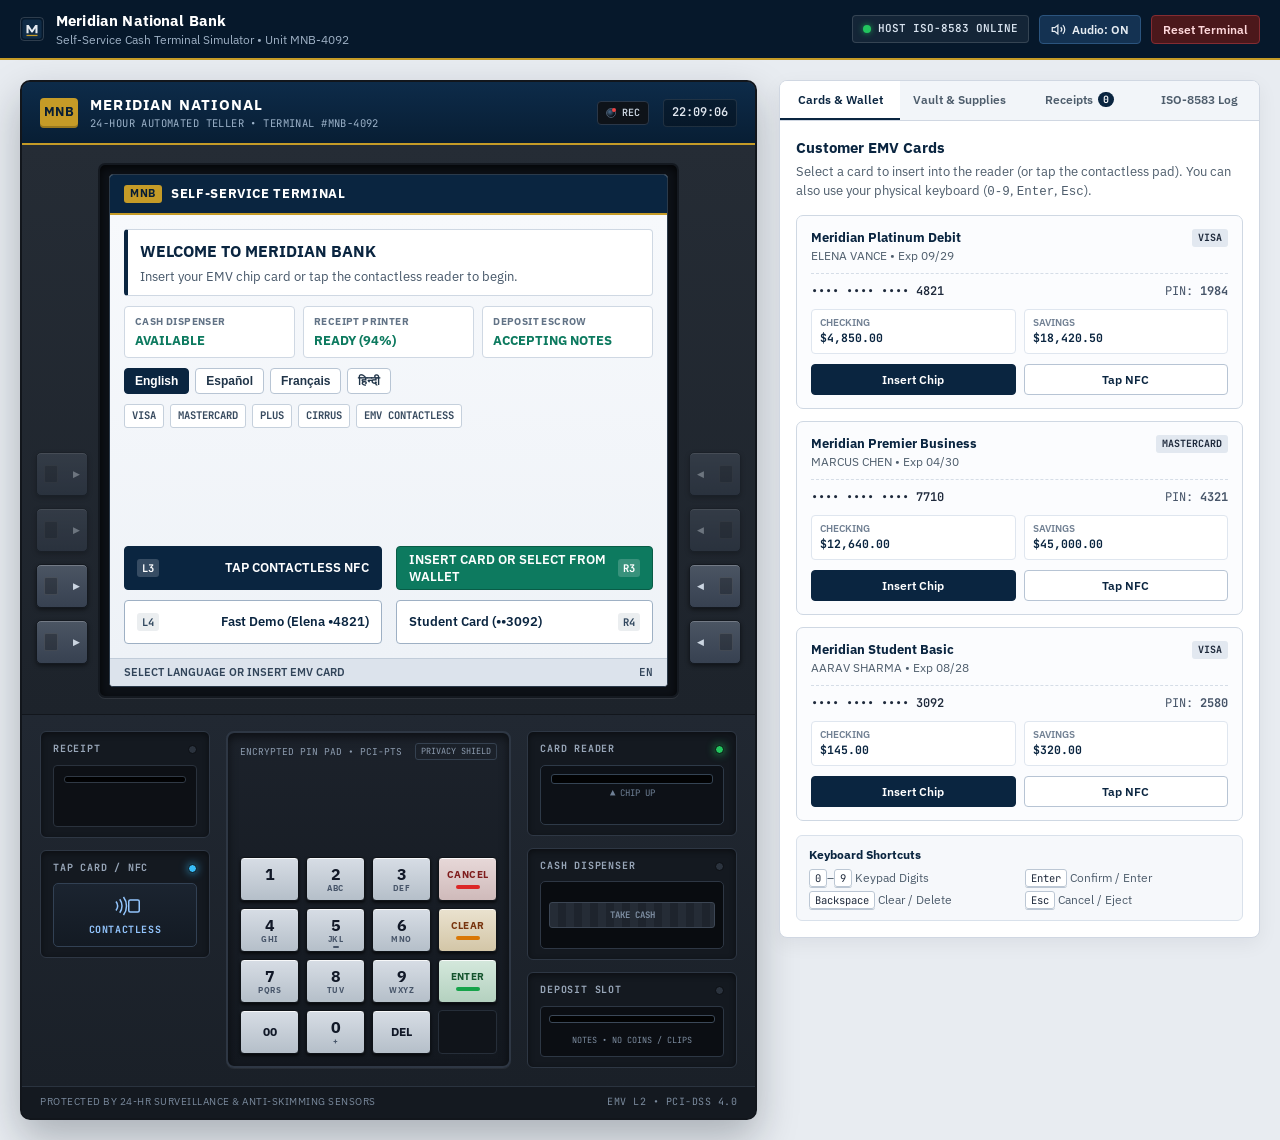
<file: c progrsming/atm-simulation/index.html>
<!DOCTYPE html>
<html lang="en">
<head>
  <meta charset="UTF-8">
  <meta name="viewport" content="width=device-width, initial-scale=1.0">
  <title>Meridian National Bank — ATM Terminal Simulator (MNB-4092)</title>
  <link rel="preconnect" href="https://fonts.googleapis.com">
  <link rel="preconnect" href="https://fonts.gstatic.com" crossorigin>
  <link href="https://fonts.googleapis.com/css2?family=IBM+Plex+Sans:wght@400;500;600;700&family=JetBrains+Mono:wght@400;500;600;700&display=swap" rel="stylesheet">
  <link rel="stylesheet" href="styles.css">
</head>
<body>
  <!-- Top Operational Header Bar -->
  <header class="sim-topbar">
    <div class="sim-topbar-inner">
      <div class="sim-brand">
        <svg class="bank-mark" viewBox="0 0 32 32" width="24" height="24" aria-hidden="true">
          <rect x="2" y="2" width="28" height="28" rx="4" fill="#0f2b46"/>
          <path d="M8 22V10h3.2l4.8 7.4L20.8 10H24v12h-3v-7.1l-4.2 6.3h-1.6L11 14.9V22H8z" fill="#e6ecf2"/>
          <rect x="8" y="24.5" width="16" height="1.8" fill="#c59b27"/>
        </svg>
        <div>
          <span class="sim-title">Meridian National Bank</span>
          <span class="sim-subtitle">Self-Service Cash Terminal Simulator &bull; Unit MNB-4092</span>
        </div>
      </div>

      <div class="sim-controls">
        <div class="status-pill" id="network-pill">
          <span class="led-dot led-green"></span>
          <span>HOST ISO-8583 ONLINE</span>
        </div>
        <button type="button" class="ctrl-btn" id="btn-sound" aria-pressed="true" title="Toggle synthesized keypad and dispenser audio">
          <svg viewBox="0 0 24 24" width="15" height="15" fill="none" stroke="currentColor" stroke-width="2" aria-hidden="true">
            <polygon points="11 5 6 9 2 9 2 15 6 15 11 19 11 5"/>
            <path id="sound-wave" d="M15.54 8.46a5 5 0 0 1 0 7.07M19.07 4.93a10 10 0 0 1 0 14.14"/>
          </svg>
          <span id="sound-label">Audio: ON</span>
        </button>
        <button type="button" class="ctrl-btn ctrl-btn-danger" id="btn-factory-reset" title="Reset all balances, cassettes, and session state">
          Reset Terminal
        </button>
      </div>
    </div>
  </header>

  <!-- Main Workspace: Physical ATM Cabinet + Technician/Simulator Console -->
  <main class="workspace">
    <!-- LEFT: PHYSICAL ATM HARDWARE CABINET -->
    <section class="atm-stage" aria-label="Interactive ATM Hardware Terminal">
      <div class="atm-cabinet">
        <!-- Upper Fascia Plate -->
        <div class="atm-fascia-top">
          <div class="fascia-brand">
            <div class="fascia-emblem">MNB</div>
            <div class="fascia-text">
              <div class="fascia-bank-name">MERIDIAN NATIONAL</div>
              <div class="fascia-meta">24-HOUR AUTOMATED TELLER &bull; TERMINAL #MNB-4092</div>
            </div>
          </div>
          <div class="fascia-sensors">
            <div class="camera-dome" title="Surveillance Camera Active">
              <span class="camera-lens"></span>
              <span class="camera-rec">REC</span>
            </div>
            <div class="fascia-clock mono" id="atm-hw-clock">--:--:--</div>
          </div>
        </div>

        <!-- Screen Bezel & Side Soft-Keys Assembly -->
        <div class="screen-deck">
          <!-- Left Hardware Soft-Keys -->
          <div class="softkey-col softkey-col-left" aria-label="Left screen bezel keys">
            <button type="button" class="softkey" data-softkey="L1" id="sk-L1" aria-label="Left Soft Key 1">
              <span class="softkey-cap"></span>
              <span class="softkey-arrow">&#9654;</span>
            </button>
            <button type="button" class="softkey" data-softkey="L2" id="sk-L2" aria-label="Left Soft Key 2">
              <span class="softkey-cap"></span>
              <span class="softkey-arrow">&#9654;</span>
            </button>
            <button type="button" class="softkey" data-softkey="L3" id="sk-L3" aria-label="Left Soft Key 3">
              <span class="softkey-cap"></span>
              <span class="softkey-arrow">&#9654;</span>
            </button>
            <button type="button" class="softkey" data-softkey="L4" id="sk-L4" aria-label="Left Soft Key 4">
              <span class="softkey-cap"></span>
              <span class="softkey-arrow">&#9654;</span>
            </button>
          </div>

          <!-- Recessed LCD Monitor -->
          <div class="crt-recess">
            <div class="atm-screen" id="atm-screen" role="region" aria-live="polite" aria-label="ATM Display Monitor">
              <!-- Screen Top Status Bar -->
              <div class="scr-header">
                <div class="scr-bank">
                  <span class="scr-bank-badge">MNB</span>
                  <span id="scr-title">WELCOME</span>
                </div>
                <div class="scr-meta mono">
                  <span id="scr-session-timer" class="scr-timer hidden">02:00</span>
                  <span id="scr-card-badge" class="scr-card-badge hidden">CARD IN</span>
                </div>
              </div>

              <!-- Dynamic Screen Body Rendered by app.js -->
              <div class="scr-body" id="scr-body"></div>

              <!-- Screen Bottom Soft-Key Prompt Bar -->
              <div class="scr-footer">
                <span id="scr-hint-left">SELECT OPTION OR USE SIDE KEYS</span>
                <span class="mono" id="scr-lang-indicator">EN</span>
              </div>
            </div>
          </div>

          <!-- Right Hardware Soft-Keys -->
          <div class="softkey-col softkey-col-right" aria-label="Right screen bezel keys">
            <button type="button" class="softkey" data-softkey="R1" id="sk-R1" aria-label="Right Soft Key 1">
              <span class="softkey-arrow">&#9664;</span>
              <span class="softkey-cap"></span>
            </button>
            <button type="button" class="softkey" data-softkey="R2" id="sk-R2" aria-label="Right Soft Key 2">
              <span class="softkey-arrow">&#9664;</span>
              <span class="softkey-cap"></span>
            </button>
            <button type="button" class="softkey" data-softkey="R3" id="sk-R3" aria-label="Right Soft Key 3">
              <span class="softkey-arrow">&#9664;</span>
              <span class="softkey-cap"></span>
            </button>
            <button type="button" class="softkey" data-softkey="R4" id="sk-R4" aria-label="Right Soft Key 4">
              <span class="softkey-arrow">&#9664;</span>
              <span class="softkey-cap"></span>
            </button>
          </div>
        </div>

        <!-- Lower Hardware Interface Deck -->
        <div class="hardware-deck">
          <!-- Left Module: Receipt Printer + NFC Contactless Pad -->
          <div class="hw-col hw-col-left">
            <!-- Receipt Printer -->
            <div class="hw-module">
              <div class="hw-label-row">
                <span class="hw-label">RECEIPT</span>
                <span class="hw-led" id="led-receipt"></span>
              </div>
              <div class="receipt-slot-housing">
                <div class="receipt-chute"></div>
                <button type="button" class="paper-ticket hidden" id="hw-receipt-paper" title="Click to collect and inspect printed receipt">
                  <span class="paper-serrated"></span>
                  <span class="paper-lines">
                    <span>MERIDIAN BANK</span>
                    <span id="hw-receipt-type">RECEIPT</span>
                    <span>COLLECT SLIP</span>
                  </span>
                </button>
              </div>
            </div>

            <!-- Contactless NFC Pad -->
            <div class="hw-module">
              <div class="hw-label-row">
                <span class="hw-label">TAP CARD / NFC</span>
                <span class="hw-led led-active-blue" id="led-nfc"></span>
              </div>
              <button type="button" class="nfc-pad" id="hw-nfc-pad" title="Tap active card via contactless NFC">
                <svg viewBox="0 0 48 32" width="36" height="24" fill="none" stroke="currentColor" stroke-width="2" aria-hidden="true">
                  <path d="M12 10a10 10 0 0 1 0 12"/>
                  <path d="M17 7a15 15 0 0 1 0 18"/>
                  <path d="M22 4a20 20 0 0 1 0 24"/>
                  <rect x="29" y="8" width="14" height="16" rx="2"/>
                </svg>
                <span>CONTACTLESS</span>
              </button>
            </div>
          </div>

          <!-- Center Module: Recessed EPP Encrypted PIN Pad -->
          <div class="hw-col hw-col-center">
            <div class="epp-hood">
              <div class="epp-header">
                <span>ENCRYPTED PIN PAD &bull; PCI-PTS</span>
                <span class="epp-shield" aria-hidden="true">PRIVACY SHIELD</span>
              </div>
              <div class="epp-grid" role="group" aria-label="ATM PIN Keypad">
                <button type="button" class="epp-key" data-key="1">1<small>&nbsp;</small></button>
                <button type="button" class="epp-key" data-key="2">2<small>ABC</small></button>
                <button type="button" class="epp-key" data-key="3">3<small>DEF</small></button>
                <button type="button" class="epp-key epp-func epp-cancel" data-action="CANCEL">
                  <span>CANCEL</span>
                  <i class="tactile-mark mark-cancel"></i>
                </button>

                <button type="button" class="epp-key" data-key="4">4<small>GHI</small></button>
                <button type="button" class="epp-key epp-home" data-key="5">5<small>JKL</small></button>
                <button type="button" class="epp-key" data-key="6">6<small>MNO</small></button>
                <button type="button" class="epp-key epp-func epp-clear" data-action="CLEAR">
                  <span>CLEAR</span>
                  <i class="tactile-mark mark-clear"></i>
                </button>

                <button type="button" class="epp-key" data-key="7">7<small>PQRS</small></button>
                <button type="button" class="epp-key" data-key="8">8<small>TUV</small></button>
                <button type="button" class="epp-key" data-key="9">9<small>WXYZ</small></button>
                <button type="button" class="epp-key epp-func epp-enter" data-action="ENTER">
                  <span>ENTER</span>
                  <i class="tactile-mark mark-enter"></i>
                </button>

                <button type="button" class="epp-key epp-sub" data-key="00">00</button>
                <button type="button" class="epp-key" data-key="0">0<small>+</small></button>
                <button type="button" class="epp-key epp-sub" data-action="BACK">DEL</button>
                <div class="epp-blank" aria-hidden="true"></div>
              </div>
            </div>
          </div>

          <!-- Right Module: EMV Card Reader + Cash Dispenser + Deposit Acceptor -->
          <div class="hw-col hw-col-right">
            <!-- Card Reader -->
            <div class="hw-module">
              <div class="hw-label-row">
                <span class="hw-label">CARD READER</span>
                <span class="hw-led led-blink-green" id="led-card"></span>
              </div>
              <div class="card-slot-bezel" id="hw-card-slot">
                <div class="card-throat">
                  <div class="card-guide-arrows">&#9650; CHIP UP</div>
                </div>
                <button type="button" class="inserted-card hidden" id="hw-inserted-card" title="Click to insert or retrieve card">
                  <span class="mini-chip"></span>
                  <span class="mini-pan mono" id="hw-card-pan">4821</span>
                </button>
              </div>
            </div>

            <!-- Cash Dispenser Shutter -->
            <div class="hw-module">
              <div class="hw-label-row">
                <span class="hw-label">CASH DISPENSER</span>
                <span class="hw-led" id="led-cash"></span>
              </div>
              <div class="dispenser-bay" id="hw-dispenser-bay">
                <div class="shutter-door" id="hw-shutter">
                  <span>TAKE CASH</span>
                </div>
                <button type="button" class="dispensed-bundle hidden" id="hw-cash-bundle" title="Click to collect dispensed cash">
                  <span class="banknote note-back"></span>
                  <span class="banknote note-mid"></span>
                  <span class="banknote note-front">
                    <span class="note-seal">USD</span>
                    <span class="note-amt mono" id="hw-bundle-amount">$0</span>
                  </span>
                </button>
              </div>
            </div>

            <!-- Cash / Check Deposit Acceptor -->
            <div class="hw-module">
              <div class="hw-label-row">
                <span class="hw-label">DEPOSIT SLOT</span>
                <span class="hw-led" id="led-deposit"></span>
              </div>
              <div class="deposit-throat" id="hw-deposit-slot">
                <div class="deposit-mouth"></div>
                <span class="deposit-hint">NOTES &bull; NO COINS / CLIPS</span>
              </div>
            </div>
          </div>
        </div>

        <!-- Cabinet Footer Plate -->
        <div class="atm-fascia-bottom">
          <span>PROTECTED BY 24-HR SURVEILLANCE &amp; ANTI-SKIMMING SENSORS</span>
          <span class="mono">EMV L2 &bull; PCI-DSS 4.0</span>
        </div>
      </div>
    </section>

    <!-- RIGHT: SIMULATOR WALLET, CASSETTES, RECEIPTS & TELEMETRY -->
    <aside class="console-panel" aria-label="Simulator Controls and Diagnostics">
      <nav class="console-tabs" role="tablist">
        <button type="button" class="tab-btn active" role="tab" aria-selected="true" data-tab="wallet">Cards &amp; Wallet</button>
        <button type="button" class="tab-btn" role="tab" aria-selected="false" data-tab="cassettes">Vault &amp; Supplies</button>
        <button type="button" class="tab-btn" role="tab" aria-selected="false" data-tab="receipts">Receipts <span class="tab-count" id="receipt-count">0</span></button>
        <button type="button" class="tab-btn" role="tab" aria-selected="false" data-tab="telemetry">ISO-8583 Log</button>
      </nav>

      <!-- TAB 1: TEST CARDS / WALLET -->
      <div class="tab-pane active" id="pane-wallet" role="tabpanel">
        <div class="pane-intro">
          <h3>Customer EMV Cards</h3>
          <p>Select a card to insert into the reader (or tap the contactless pad). You can also use your physical keyboard (<code>0-9</code>, <code>Enter</code>, <code>Esc</code>).</p>
        </div>

        <div class="card-stack" id="wallet-cards-list"></div>

        <div class="info-box">
          <div class="info-box-title">Keyboard Shortcuts</div>
          <ul class="shortcut-list">
            <li><kbd>0</kbd>–<kbd>9</kbd> <span>Keypad Digits</span></li>
            <li><kbd>Enter</kbd> <span>Confirm / Enter</span></li>
            <li><kbd>Backspace</kbd> <span>Clear / Delete</span></li>
            <li><kbd>Esc</kbd> <span>Cancel / Eject</span></li>
          </ul>
        </div>
      </div>

      <!-- TAB 2: CASH CASSETTES & HARDWARE SERVICE -->
      <div class="tab-pane" id="pane-cassettes" role="tabpanel">
        <div class="pane-intro">
          <h3>ATM Cash Cassettes &amp; Consumables</h3>
          <p>Live dispenser vault levels. Withdrawals pick bills from these physical cassettes; deposits enter the escrow bin.</p>
        </div>

        <div class="vault-summary-card">
          <div>
            <span class="metric-label">DISPENSABLE VAULT CASH</span>
            <strong class="metric-value mono" id="vault-total-cash">$0.00</strong>
          </div>
          <div>
            <span class="metric-label">DEPOSIT ESCROW BIN</span>
            <strong class="metric-value mono" id="vault-deposit-cash">$0.00</strong>
          </div>
        </div>

        <div class="cassette-list" id="cassette-list"></div>

        <div class="supply-row">
          <div class="supply-head">
            <span>Thermal Receipt Paper Roll</span>
            <span class="mono" id="paper-pct">100%</span>
          </div>
          <div class="meter-track">
            <div class="meter-fill" id="paper-meter" style="width: 100%"></div>
          </div>
        </div>

        <div class="service-actions">
          <button type="button" class="svc-btn svc-primary" id="btn-replenish">Replenish All Cassettes &amp; Paper</button>
          <button type="button" class="svc-btn" id="btn-empty-escrow">Empty Deposit Escrow Bin</button>
          <button type="button" class="svc-btn" id="btn-unlock-cards">Unlock Retained / Locked Cards</button>
        </div>
      </div>

      <!-- TAB 3: THERMAL RECEIPTS ARCHIVE -->
      <div class="tab-pane" id="pane-receipts" role="tabpanel">
        <div class="pane-intro">
          <h3>Thermal Receipt Archive</h3>
          <p>Exact slips printed by the ATM thermal printer during your session.</p>
        </div>
        <div class="receipt-stage" id="receipt-viewer">
          <div class="empty-state">No receipts printed yet. Complete a transaction and choose "Print Receipt".</div>
        </div>
        <div class="receipt-history" id="receipt-history"></div>
      </div>

      <!-- TAB 4: ISO-8583 & HARDWARE TELEMETRY -->
      <div class="tab-pane" id="pane-telemetry" role="tabpanel">
        <div class="pane-intro telemetry-head">
          <div>
            <h3>Hardware &amp; ISO-8583 Audit Log</h3>
            <p>Real-time device bus and host authorization trace.</p>
          </div>
          <button type="button" class="svc-btn svc-sm" id="btn-clear-log">Clear</button>
        </div>
        <div class="telemetry-stream mono" id="telemetry-stream" aria-live="off"></div>
      </div>
    </aside>
  </main>

  <script src="app.js"></script>
</body>
</html>
</file>
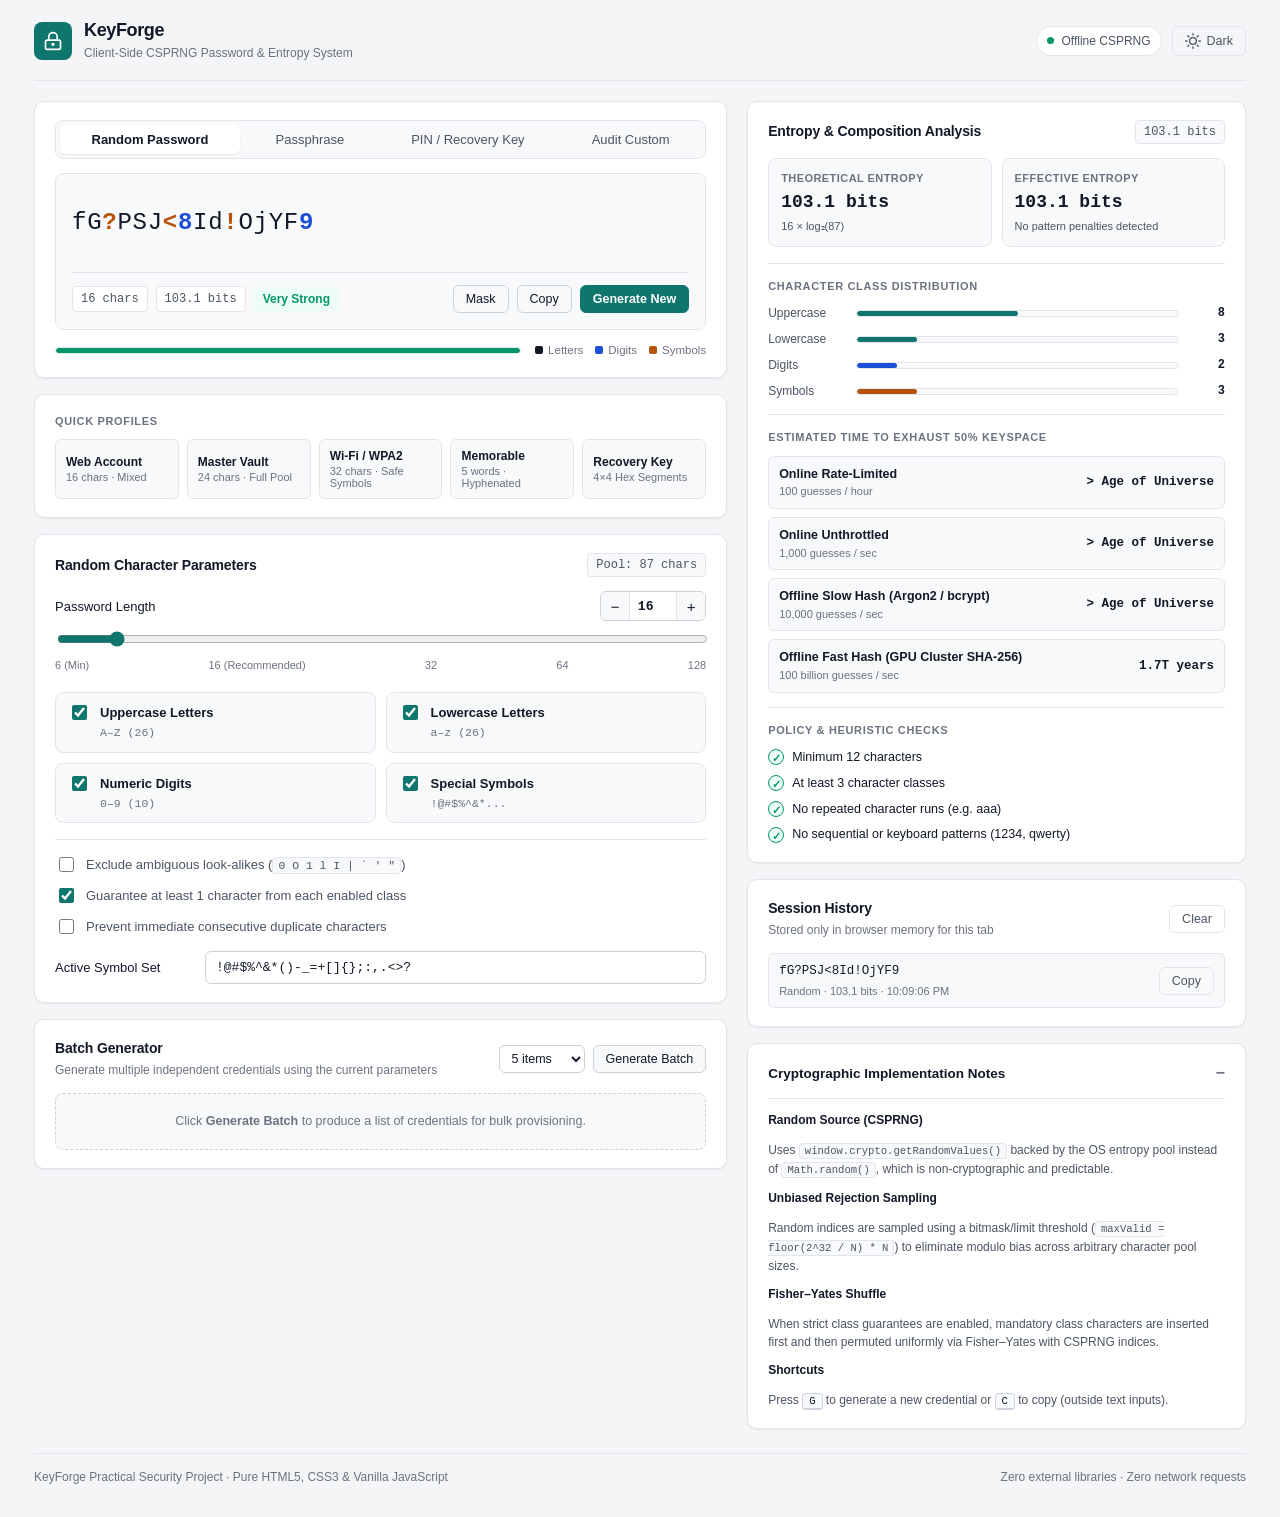
<file: c progrsming/pasward generator/index.html>
<!DOCTYPE html>
<html lang="en" data-theme="light">
<head>
  <meta charset="UTF-8" />
  <meta name="viewport" content="width=device-width, initial-scale=1.0" />
  <title>KeyForge — Cryptographic Password &amp; Entropy Workstation</title>
  <meta
    name="description"
    content="Client-side cryptographic password, Diceware passphrase, and recovery key generator with real-time entropy and crack-time analysis."
  />
  <link rel="stylesheet" href="style.css" />
</head>
<body>
  <div class="app-shell">
    <!-- Top Utility Bar -->
    <header class="topbar">
      <div class="brand">
        <div class="brand-mark" aria-hidden="true">
          <svg viewBox="0 0 24 24" width="20" height="20" fill="none" stroke="currentColor" stroke-width="2" stroke-linecap="round" stroke-linejoin="round">
            <rect x="3" y="11" width="18" height="11" rx="2" ry="2"></rect>
            <path d="M7 11V7a5 5 0 0 1 10 0v4"></path>
            <circle cx="12" cy="16" r="1"></circle>
          </svg>
        </div>
        <div>
          <h1 class="brand-title">KeyForge</h1>
          <p class="brand-subtitle">Client-Side CSPRNG Password &amp; Entropy System</p>
        </div>
      </div>

      <div class="topbar-actions">
        <div class="status-pill" title="All generation runs locally via window.crypto.getRandomValues()">
          <span class="status-dot" aria-hidden="true"></span>
          <span>Offline CSPRNG</span>
        </div>
        <button
          type="button"
          id="themeToggle"
          class="btn btn-ghost btn-sm"
          aria-label="Toggle color theme"
          title="Switch Light / Dark Theme"
        >
          <svg id="themeIconSun" viewBox="0 0 24 24" width="16" height="16" fill="none" stroke="currentColor" stroke-width="2" stroke-linecap="round" stroke-linejoin="round">
            <circle cx="12" cy="12" r="5"></circle>
            <line x1="12" y1="1" x2="12" y2="3"></line>
            <line x1="12" y1="21" x2="12" y2="23"></line>
            <line x1="4.22" y1="4.22" x2="5.64" y2="5.64"></line>
            <line x1="18.36" y1="18.36" x2="19.78" y2="19.78"></line>
            <line x1="1" y1="12" x2="3" y2="12"></line>
            <line x1="21" y1="12" x2="23" y2="12"></line>
            <line x1="4.22" y1="19.78" x2="5.64" y2="18.36"></line>
            <line x1="18.36" y1="5.64" x2="19.78" y2="4.22"></line>
          </svg>
          <svg id="themeIconMoon" class="hidden" viewBox="0 0 24 24" width="16" height="16" fill="none" stroke="currentColor" stroke-width="2" stroke-linecap="round" stroke-linejoin="round">
            <path d="M21 12.79A9 9 0 1 1 11.21 3 7 7 0 0 0 21 12.79z"></path>
          </svg>
          <span id="themeLabel">Dark</span>
        </button>
      </div>
    </header>

    <!-- Main Two-Column Workstation -->
    <main class="workspace-grid">
      <!-- Left Column: Generator Output + Configuration -->
      <section class="panel-stack" aria-label="Password Generator Controls">
        <!-- Output Card -->
        <article class="card output-card">
          <div class="card-header">
            <div class="mode-tabs" role="tablist" aria-label="Generation Mode">
              <button type="button" class="mode-tab active" role="tab" aria-selected="true" data-mode="random">
                Random Password
              </button>
              <button type="button" class="mode-tab" role="tab" aria-selected="false" data-mode="passphrase">
                Passphrase
              </button>
              <button type="button" class="mode-tab" role="tab" aria-selected="false" data-mode="pin">
                PIN / Recovery Key
              </button>
              <button type="button" class="mode-tab" role="tab" aria-selected="false" data-mode="audit">
                Audit Custom
              </button>
            </div>
          </div>

          <!-- Display Box -->
          <div class="output-stage">
            <div id="passwordDisplayWrap" class="password-display-wrap">
              <div
                id="passwordFormatted"
                class="password-formatted"
                aria-live="polite"
                title="Generated credential (color-coded by character class)"
              ></div>
              <input
                type="text"
                id="customAuditInput"
                class="custom-audit-input hidden"
                placeholder="Type or paste a password to analyze its entropy &amp; weaknesses..."
                autocomplete="off"
                spellcheck="false"
                aria-label="Custom password to audit"
              />
            </div>

            <div class="output-toolbar">
              <div class="output-meta">
                <span class="meta-chip" id="charCountChip">16 chars</span>
                <span class="meta-chip" id="entropyChip">104.9 bits</span>
                <span class="strength-badge" id="strengthBadge">Very Strong</span>
              </div>

              <div class="output-buttons">
                <button
                  type="button"
                  id="toggleMaskBtn"
                  class="btn btn-secondary btn-sm"
                  title="Hide or show password characters"
                  aria-pressed="false"
                >
                  Mask
                </button>
                <button
                  type="button"
                  id="copyBtn"
                  class="btn btn-secondary btn-sm"
                  title="Copy to clipboard (Shortcut: C)"
                >
                  Copy
                </button>
                <button
                  type="button"
                  id="regenerateBtn"
                  class="btn btn-primary btn-sm"
                  title="Generate new credential (Shortcut: G)"
                >
                  Generate New
                </button>
              </div>
            </div>
          </div>

          <!-- Strength Progress Bar -->
          <div class="strength-meter" aria-label="Password strength meter">
            <div class="strength-track">
              <div id="strengthFill" class="strength-fill" style="width: 90%"></div>
            </div>
            <div class="legend-row">
              <span class="legend-item"><i class="swatch swatch-letter"></i>Letters</span>
              <span class="legend-item"><i class="swatch swatch-digit"></i>Digits</span>
              <span class="legend-item"><i class="swatch swatch-symbol"></i>Symbols</span>
            </div>
          </div>
        </article>

        <!-- Presets Bar (Hidden in Audit Mode) -->
        <article class="card presets-card" id="presetsCard">
          <div class="section-label">Quick Profiles</div>
          <div class="preset-grid">
            <button type="button" class="preset-btn" data-preset="standard">
              <span class="preset-name">Web Account</span>
              <span class="preset-spec">16 chars &middot; Mixed</span>
            </button>
            <button type="button" class="preset-btn" data-preset="vault">
              <span class="preset-name">Master Vault</span>
              <span class="preset-spec">24 chars &middot; Full Pool</span>
            </button>
            <button type="button" class="preset-btn" data-preset="wifi">
              <span class="preset-name">Wi-Fi / WPA2</span>
              <span class="preset-spec">32 chars &middot; Safe Symbols</span>
            </button>
            <button type="button" class="preset-btn" data-preset="passphrase">
              <span class="preset-name">Memorable</span>
              <span class="preset-spec">5 words &middot; Hyphenated</span>
            </button>
            <button type="button" class="preset-btn" data-preset="recovery">
              <span class="preset-name">Recovery Key</span>
              <span class="preset-spec">4&times;4 Hex Segments</span>
            </button>
          </div>
        </article>

        <!-- Mode-Specific Configuration Card -->
        <article class="card config-card" id="configCard">
          <!-- 1. Random Password Options -->
          <div id="randomConfig" class="config-panel">
            <div class="panel-header-row">
              <h2 class="panel-title">Random Character Parameters</h2>
              <span class="pool-info" id="poolSizeLabel">Pool: 94 chars</span>
            </div>

            <div class="control-block">
              <div class="range-header">
                <label for="lengthRange" class="control-label">Password Length</label>
                <div class="number-stepper">
                  <button type="button" class="stepper-btn" id="lengthDecBtn" aria-label="Decrease length">&minus;</button>
                  <input type="number" id="lengthNumber" min="6" max="128" value="16" aria-label="Password length number" />
                  <button type="button" class="stepper-btn" id="lengthIncBtn" aria-label="Increase length">+</button>
                </div>
              </div>
              <input type="range" id="lengthRange" min="6" max="128" value="16" class="range-slider" />
              <div class="range-ticks">
                <span>6 (Min)</span>
                <span>16 (Recommended)</span>
                <span>32</span>
                <span>64</span>
                <span>128</span>
              </div>
            </div>

            <div class="checkbox-grid">
              <label class="toggle-card">
                <input type="checkbox" id="optUpper" checked />
                <div class="toggle-content">
                  <span class="toggle-title">Uppercase Letters</span>
                  <span class="toggle-sample">A–Z (26)</span>
                </div>
              </label>

              <label class="toggle-card">
                <input type="checkbox" id="optLower" checked />
                <div class="toggle-content">
                  <span class="toggle-title">Lowercase Letters</span>
                  <span class="toggle-sample">a–z (26)</span>
                </div>
              </label>

              <label class="toggle-card">
                <input type="checkbox" id="optDigits" checked />
                <div class="toggle-content">
                  <span class="toggle-title">Numeric Digits</span>
                  <span class="toggle-sample">0–9 (10)</span>
                </div>
              </label>

              <label class="toggle-card">
                <input type="checkbox" id="optSymbols" checked />
                <div class="toggle-content">
                  <span class="toggle-title">Special Symbols</span>
                  <span class="toggle-sample">!@#$%^&amp;*...</span>
                </div>
              </label>
            </div>

            <div class="advanced-options">
              <div class="option-row">
                <label class="inline-check">
                  <input type="checkbox" id="optExcludeAmbiguous" />
                  <span>Exclude ambiguous look-alikes (<code>0 O 1 l I | ` ' "</code>)</span>
                </label>
              </div>
              <div class="option-row">
                <label class="inline-check">
                  <input type="checkbox" id="optStrictPolicy" checked />
                  <span>Guarantee at least 1 character from each enabled class</span>
                </label>
              </div>
              <div class="option-row">
                <label class="inline-check">
                  <input type="checkbox" id="optNoRepeats" />
                  <span>Prevent immediate consecutive duplicate characters</span>
                </label>
              </div>

              <div class="custom-symbols-row">
                <label for="customSymbolSet" class="control-label">Active Symbol Set</label>
                <input
                  type="text"
                  id="customSymbolSet"
                  class="text-input mono-input"
                  value="!@#$%^&*()-_=+[]{};:,.<>?"
                  spellcheck="false"
                />
              </div>
            </div>
          </div>

          <!-- 2. Passphrase Options -->
          <div id="passphraseConfig" class="config-panel hidden">
            <div class="panel-header-row">
              <h2 class="panel-title">Diceware-Style Passphrase</h2>
              <span class="pool-info" id="wordlistSizeLabel">Wordlist: 256 words (8 bits/word)</span>
            </div>

            <div class="control-block">
              <div class="range-header">
                <label for="wordCountRange" class="control-label">Number of Words</label>
                <span class="value-pill" id="wordCountValue">5 words</span>
              </div>
              <input type="range" id="wordCountRange" min="3" max="10" value="5" class="range-slider" />
              <div class="range-ticks">
                <span>3</span>
                <span>5 (Standard)</span>
                <span>7</span>
                <span>10</span>
              </div>
            </div>

            <div class="two-col-fields">
              <div class="field-group">
                <label for="wordSeparator" class="control-label">Word Separator</label>
                <select id="wordSeparator" class="select-input">
                  <option value="-" selected>Hyphen ( - )</option>
                  <option value=".">Period ( . )</option>
                  <option value="_">Underscore ( _ )</option>
                  <option value=" ">Space ( )</option>
                  <option value="">None (Concatenated)</option>
                </select>
              </div>

              <div class="field-group">
                <label for="wordCasing" class="control-label">Word Casing</label>
                <select id="wordCasing" class="select-input">
                  <option value="title" selected>Title Case (e.g. Harbor)</option>
                  <option value="lower">lowercase (e.g. harbor)</option>
                  <option value="upper">UPPERCASE (e.g. HARBOR)</option>
                </select>
              </div>
            </div>

            <div class="advanced-options">
              <label class="inline-check">
                <input type="checkbox" id="optPhraseNumber" checked />
                <span>Append a random 2-digit number to one word</span>
              </label>
              <label class="inline-check">
                <input type="checkbox" id="optPhraseSymbol" />
                <span>Append a random symbol at the end</span>
              </label>
            </div>
          </div>

          <!-- 3. PIN / Recovery Key Options -->
          <div id="pinConfig" class="config-panel hidden">
            <div class="panel-header-row">
              <h2 class="panel-title">Numeric PIN &amp; Segmented Key</h2>
              <span class="pool-info" id="pinFormatLabel">Numeric CSPRNG</span>
            </div>

            <div class="two-col-fields">
              <div class="field-group">
                <label for="pinType" class="control-label">Format Type</label>
                <select id="pinType" class="select-input">
                  <option value="numeric" selected>Numeric PIN (0–9)</option>
                  <option value="hex">Hexadecimal Token (0–9, A–F)</option>
                  <option value="recovery">Segmented Recovery Key (XXXX-XXXX...)</option>
                </select>
              </div>

              <div class="field-group">
                <label for="pinLength" class="control-label">Length / Segments</label>
                <select id="pinLength" class="select-input">
                  <option value="4">4 digits</option>
                  <option value="6" selected>6 digits</option>
                  <option value="8">8 digits</option>
                  <option value="12">12 digits</option>
                  <option value="16">16 chars / 4&times;4 blocks</option>
                  <option value="24">24 chars / 6&times;4 blocks</option>
                  <option value="32">32 chars / 8&times;4 blocks</option>
                </select>
              </div>
            </div>

            <div class="advanced-options">
              <label class="inline-check">
                <input type="checkbox" id="optPinNoSequential" checked />
                <span>Reject trivial ascending/descending sequences (e.g. 1234, 9876) and all-identical PINs</span>
              </label>
            </div>
          </div>

          <!-- 4. Custom Audit Mode Info -->
          <div id="auditConfig" class="config-panel hidden">
            <div class="panel-header-row">
              <h2 class="panel-title">Local Password Strength Auditor</h2>
              <span class="pool-info">Zero Network Transmission</span>
            </div>
            <p class="helper-copy">
              Type or paste any candidate password in the display box above to evaluate its effective entropy,
              character distribution, sequential/keyboard pattern risks, and estimated brute-force resistance across
              four attack scenarios.
            </p>
            <div class="audit-actions">
              <button type="button" id="clearAuditBtn" class="btn btn-secondary btn-sm">Clear Input</button>
              <button type="button" id="sampleWeakBtn" class="btn btn-ghost btn-sm">Test Weak Example</button>
              <button type="button" id="sampleStrongBtn" class="btn btn-ghost btn-sm">Test Strong Example</button>
            </div>
          </div>
        </article>

        <!-- Batch / Bulk Generator -->
        <article class="card batch-card" id="batchCard">
          <div class="panel-header-row">
            <div>
              <h2 class="panel-title">Batch Generator</h2>
              <p class="panel-subtitle">Generate multiple independent credentials using the current parameters</p>
            </div>
            <div class="batch-controls">
              <select id="batchCountSelect" class="select-input select-sm" aria-label="Batch count">
                <option value="5" selected>5 items</option>
                <option value="10">10 items</option>
                <option value="20">20 items</option>
              </select>
              <button type="button" id="generateBatchBtn" class="btn btn-secondary btn-sm">Generate Batch</button>
              <button type="button" id="copyBatchBtn" class="btn btn-ghost btn-sm hidden">Copy All</button>
              <button type="button" id="exportBatchBtn" class="btn btn-ghost btn-sm hidden">Export .txt</button>
            </div>
          </div>
          <ul id="batchList" class="batch-list empty-state">
            <li class="empty-message">Click <strong>Generate Batch</strong> to produce a list of credentials for bulk provisioning.</li>
          </ul>
        </article>
      </section>

      <!-- Right Column: Cryptographic Analysis, Threat Model, History, Docs -->
      <aside class="panel-stack" aria-label="Security Analysis &amp; History">
        <!-- Entropy & Breakdown Card -->
        <article class="card analysis-card">
          <div class="panel-header-row">
            <h2 class="panel-title">Entropy &amp; Composition Analysis</h2>
            <span class="mono-tag" id="effectiveEntropyTag">104.9 bits</span>
          </div>

          <div class="kpi-grid">
            <div class="kpi-box">
              <span class="kpi-label">Theoretical Entropy</span>
              <span class="kpi-value" id="kpiTheoretical">104.9 bits</span>
              <span class="kpi-sub" id="kpiFormula">L &times; log&#8322;(N)</span>
            </div>
            <div class="kpi-box">
              <span class="kpi-label">Effective Entropy</span>
              <span class="kpi-value" id="kpiEffective">104.9 bits</span>
              <span class="kpi-sub" id="kpiPenalty">No pattern penalties</span>
            </div>
          </div>

          <!-- Character Distribution Bars -->
          <div class="breakdown-section">
            <div class="section-label">Character Class Distribution</div>
            <div class="dist-row">
              <span class="dist-name">Uppercase</span>
              <div class="dist-bar-wrap"><div id="barUpper" class="dist-bar bar-letter"></div></div>
              <span class="dist-count" id="countUpper">0</span>
            </div>
            <div class="dist-row">
              <span class="dist-name">Lowercase</span>
              <div class="dist-bar-wrap"><div id="barLower" class="dist-bar bar-letter"></div></div>
              <span class="dist-count" id="countLower">0</span>
            </div>
            <div class="dist-row">
              <span class="dist-name">Digits</span>
              <div class="dist-bar-wrap"><div id="barDigits" class="dist-bar bar-digit"></div></div>
              <span class="dist-count" id="countDigits">0</span>
            </div>
            <div class="dist-row">
              <span class="dist-name">Symbols</span>
              <div class="dist-bar-wrap"><div id="barSymbols" class="dist-bar bar-symbol"></div></div>
              <span class="dist-count" id="countSymbols">0</span>
            </div>
          </div>

          <!-- Crack Time Threat Models -->
          <div class="threat-section">
            <div class="section-label">Estimated Time to Exhaust 50% Keyspace</div>
            <div class="threat-table">
              <div class="threat-row">
                <div>
                  <div class="threat-name">Online Rate-Limited</div>
                  <div class="threat-rate">100 guesses / hour</div>
                </div>
                <div class="threat-time" id="crackOnlineSlow">&mdash;</div>
              </div>
              <div class="threat-row">
                <div>
                  <div class="threat-name">Online Unthrottled</div>
                  <div class="threat-rate">1,000 guesses / sec</div>
                </div>
                <div class="threat-time" id="crackOnlineFast">&mdash;</div>
              </div>
              <div class="threat-row">
                <div>
                  <div class="threat-name">Offline Slow Hash (Argon2 / bcrypt)</div>
                  <div class="threat-rate">10,000 guesses / sec</div>
                </div>
                <div class="threat-time" id="crackOfflineSlow">&mdash;</div>
              </div>
              <div class="threat-row">
                <div>
                  <div class="threat-name">Offline Fast Hash (GPU Cluster SHA-256)</div>
                  <div class="threat-rate">100 billion guesses / sec</div>
                </div>
                <div class="threat-time" id="crackOfflineFast">&mdash;</div>
              </div>
            </div>
          </div>

          <!-- Compliance / Heuristic Checklist -->
          <div class="checklist-section">
            <div class="section-label">Policy &amp; Heuristic Checks</div>
            <ul class="check-list" id="policyChecklist">
              <li data-check="length"><span class="check-icon"></span>Minimum 12 characters</li>
              <li data-check="variety"><span class="check-icon"></span>At least 3 character classes</li>
              <li data-check="repeats"><span class="check-icon"></span>No repeated character runs (e.g. aaa)</li>
              <li data-check="sequences"><span class="check-icon"></span>No sequential or keyboard patterns (1234, qwerty)</li>
            </ul>
          </div>
        </article>

        <!-- Session History Card -->
        <article class="card history-card">
          <div class="panel-header-row">
            <div>
              <h2 class="panel-title">Session History</h2>
              <p class="panel-subtitle">Stored only in browser memory for this tab</p>
            </div>
            <button type="button" id="clearHistoryBtn" class="btn btn-ghost btn-sm">Clear</button>
          </div>
          <ul id="historyList" class="history-list empty-state">
            <li class="empty-message">Generated credentials appear here for quick retrieval.</li>
          </ul>
        </article>

        <!-- Technical Documentation / Viva Reference -->
        <article class="card specs-card">
          <details open>
            <summary class="specs-summary">Cryptographic Implementation Notes</summary>
            <div class="specs-body">
              <dl class="spec-list">
                <dt>Random Source (CSPRNG)</dt>
                <dd>
                  Uses <code>window.crypto.getRandomValues()</code> backed by the OS entropy pool instead of
                  <code>Math.random()</code>, which is non-cryptographic and predictable.
                </dd>
                <dt>Unbiased Rejection Sampling</dt>
                <dd>
                  Random indices are sampled using a bitmask/limit threshold (<code>maxValid = floor(2^32 / N) * N</code>)
                  to eliminate modulo bias across arbitrary character pool sizes.
                </dd>
                <dt>Fisher–Yates Shuffle</dt>
                <dd>
                  When strict class guarantees are enabled, mandatory class characters are inserted first and then
                  permuted uniformly via Fisher–Yates with CSPRNG indices.
                </dd>
                <dt>Shortcuts</dt>
                <dd>
                  Press <kbd>G</kbd> to generate a new credential or <kbd>C</kbd> to copy (outside text inputs).
                </dd>
              </dl>
            </div>
          </details>
        </article>
      </aside>
    </main>

    <footer class="app-footer">
      <span>KeyForge Practical Security Project &middot; Pure HTML5, CSS3 &amp; Vanilla JavaScript</span>
      <span>Zero external libraries &middot; Zero network requests</span>
    </footer>
  </div>

  <!-- Toast Notification -->
  <div id="toast" class="toast" role="status" aria-live="polite"></div>

  <script src="script.js"></script>
</body>
</html>
</file>
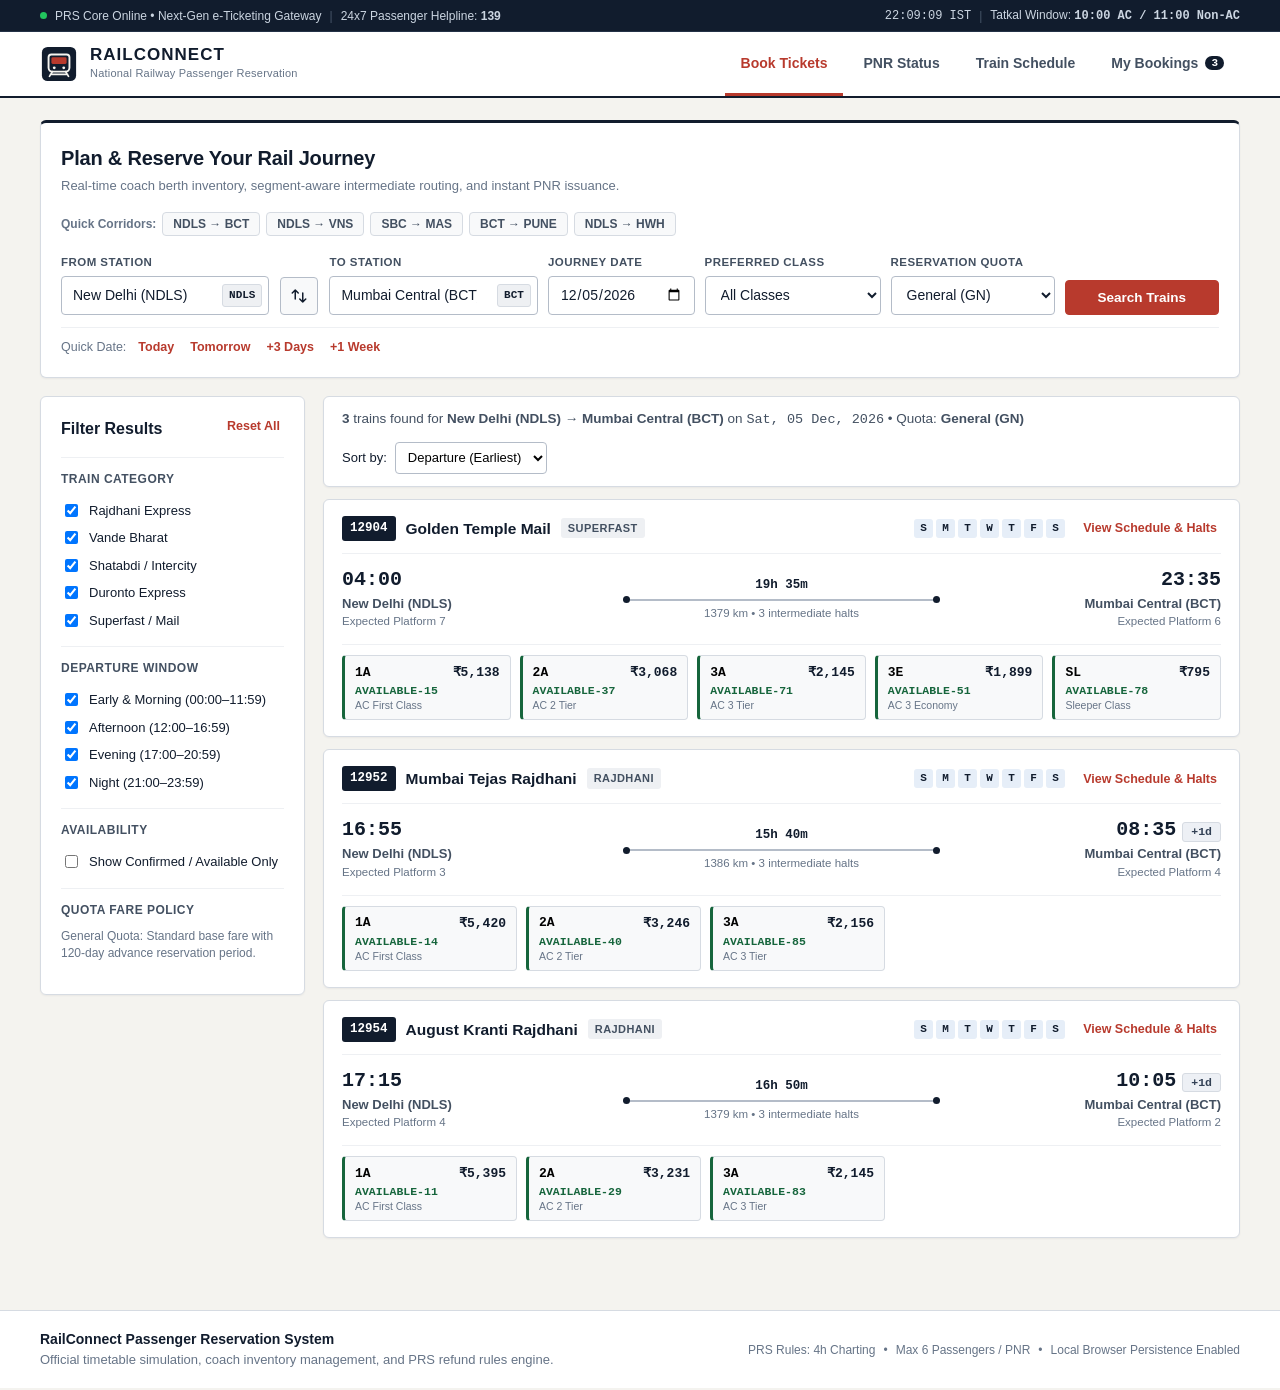
<file: c progrsming/railway reservation system 2/index.html>
<!DOCTYPE html>
<html lang="en">
<head>
  <meta charset="UTF-8">
  <meta name="viewport" content="width=device-width, initial-scale=1.0">
  <title>RailConnect — National Railway Passenger Reservation System</title>
  <link rel="stylesheet" href="styles.css">
</head>
<body>
  <!-- Top Utility & System Status Strip -->
  <div class="utility-bar" role="region" aria-label="System information">
    <div class="container utility-inner">
      <div class="utility-left">
        <span class="status-dot" aria-hidden="true"></span>
        <span>PRS Core Online &bull; Next-Gen e-Ticketing Gateway</span>
        <span class="utility-sep" aria-hidden="true">|</span>
        <span>24x7 Passenger Helpline: <strong>139</strong></span>
      </div>
      <div class="utility-right">
        <span id="live-clock" class="mono">--:--:-- IST</span>
        <span class="utility-sep" aria-hidden="true">|</span>
        <span>Tatkal Window: <strong class="mono">10:00 AC / 11:00 Non-AC</strong></span>
      </div>
    </div>
  </div>

  <!-- Primary Site Header -->
  <header class="site-header">
    <div class="container header-inner">
      <a href="#book" class="brand" data-nav="book" aria-label="RailConnect Home">
        <svg class="brand-emblem" viewBox="0 0 40 40" width="38" height="38" aria-hidden="true">
          <rect x="2" y="2" width="36" height="36" rx="6" fill="#111C2D" />
          <path d="M12 10h16a3 3 0 0 1 3 3v11a4 4 0 0 1-4 4H13a4 4 0 0 1-4-4V13a3 3 0 0 1 3-3z" fill="none" stroke="#F5F4F0" stroke-width="2"/>
          <rect x="12" y="13" width="16" height="7" rx="1.5" fill="#B83A2D"/>
          <circle cx="15" cy="24" r="1.5" fill="#F5F4F0"/>
          <circle cx="25" cy="24" r="1.5" fill="#F5F4F0"/>
          <path d="M13 28l-3 5M27 28l3 5M11 31h18" stroke="#F5F4F0" stroke-width="1.8" stroke-linecap="round"/>
        </svg>
        <div class="brand-text">
          <span class="brand-title">RAILCONNECT</span>
          <span class="brand-sub">National Railway Passenger Reservation</span>
        </div>
      </a>

      <nav class="main-nav" role="tablist" aria-label="Primary sections">
        <button class="nav-tab is-active" role="tab" aria-selected="true" data-view="book" id="tab-book">
          Book Tickets
        </button>
        <button class="nav-tab" role="tab" aria-selected="false" data-view="pnr" id="tab-pnr">
          PNR Status
        </button>
        <button class="nav-tab" role="tab" aria-selected="false" data-view="schedule" id="tab-schedule">
          Train Schedule
        </button>
        <button class="nav-tab" role="tab" aria-selected="false" data-view="bookings" id="tab-bookings">
          My Bookings <span class="nav-badge" id="bookings-count">0</span>
        </button>
      </nav>
    </div>
  </header>

  <!-- Main Workspace -->
  <main class="container main-workspace">

    <!-- ==================== VIEW 1: BOOK TICKETS ==================== -->
    <section id="view-book" class="view-section is-active" aria-labelledby="tab-book">

      <!-- Search Card -->
      <div class="card search-card">
        <div class="search-card-header">
          <div>
            <h1 class="page-heading">Plan &amp; Reserve Your Rail Journey</h1>
            <p class="page-subheading">Real-time coach berth inventory, segment-aware intermediate routing, and instant PNR issuance.</p>
          </div>
          <div class="quick-routes" aria-label="Popular corridors">
            <span class="quick-label">Quick Corridors:</span>
            <button type="button" class="chip-btn" data-quick-route="NDLS:BCT">NDLS &rarr; BCT</button>
            <button type="button" class="chip-btn" data-quick-route="NDLS:VNS">NDLS &rarr; VNS</button>
            <button type="button" class="chip-btn" data-quick-route="SBC:MAS">SBC &rarr; MAS</button>
            <button type="button" class="chip-btn" data-quick-route="BCT:PUNE">BCT &rarr; PUNE</button>
            <button type="button" class="chip-btn" data-quick-route="NDLS:HWH">NDLS &rarr; HWH</button>
          </div>
        </div>

        <form id="search-form" class="search-grid" novalidate>
          <div class="field-group station-field">
            <label for="origin-input">From Station</label>
            <div class="input-with-code">
              <input type="text" id="origin-input" autocomplete="off" placeholder="City or station code (e.g. NDLS)" required>
              <span class="code-pill mono" id="origin-code-badge">NDLS</span>
            </div>
            <div class="station-dropdown" id="origin-dropdown" role="listbox" aria-label="Origin stations"></div>
          </div>

          <div class="swap-col">
            <button type="button" id="swap-stations-btn" class="icon-btn" title="Swap origin and destination" aria-label="Swap origin and destination">
              <svg viewBox="0 0 24 24" width="18" height="18" fill="none" stroke="currentColor" stroke-width="2" stroke-linecap="round" stroke-linejoin="round" aria-hidden="true">
                <path d="M7 16V4m0 0L3 8m4-4l4 4M17 8v12m0 0l4-4m-4 4l-4-4"/>
              </svg>
            </button>
          </div>

          <div class="field-group station-field">
            <label for="dest-input">To Station</label>
            <div class="input-with-code">
              <input type="text" id="dest-input" autocomplete="off" placeholder="City or station code (e.g. BCT)" required>
              <span class="code-pill mono" id="dest-code-badge">BCT</span>
            </div>
            <div class="station-dropdown" id="dest-dropdown" role="listbox" aria-label="Destination stations"></div>
          </div>

          <div class="field-group">
            <label for="journey-date">Journey Date</label>
            <input type="date" id="journey-date" required>
          </div>

          <div class="field-group">
            <label for="search-class">Preferred Class</label>
            <select id="search-class">
              <option value="ALL">All Classes</option>
              <option value="1A">AC First Class (1A)</option>
              <option value="2A">AC 2 Tier (2A)</option>
              <option value="3A">AC 3 Tier (3A)</option>
              <option value="3E">AC 3 Economy (3E)</option>
              <option value="EC">Exec. Chair Car (EC)</option>
              <option value="CC">AC Chair Car (CC)</option>
              <option value="SL">Sleeper (SL)</option>
            </select>
          </div>

          <div class="field-group">
            <label for="search-quota">Reservation Quota</label>
            <select id="search-quota">
              <option value="GN">General (GN)</option>
              <option value="TQ">Tatkal (TQ)</option>
              <option value="LD">Ladies (LD)</option>
              <option value="SS">Senior Citizen (SS)</option>
            </select>
          </div>

          <div class="field-group search-submit-col">
            <button type="submit" class="btn btn-primary btn-block" id="search-trains-btn">
              Search Trains
            </button>
          </div>
        </form>

        <div class="search-meta-bar">
          <div class="date-shortcuts">
            <span>Quick Date:</span>
            <button type="button" class="link-btn" data-date-offset="0">Today</button>
            <button type="button" class="link-btn" data-date-offset="1">Tomorrow</button>
            <button type="button" class="link-btn" data-date-offset="3">+3 Days</button>
            <button type="button" class="link-btn" data-date-offset="7">+1 Week</button>
          </div>
          <div id="search-form-error" class="form-error" role="alert"></div>
        </div>
      </div>

      <!-- Search Results + Filters Layout -->
      <div id="results-workspace" class="results-workspace">
        <aside class="filters-panel card" aria-label="Filter train results">
          <div class="panel-header">
            <h2>Filter Results</h2>
            <button type="button" id="reset-filters-btn" class="link-btn">Reset All</button>
          </div>

          <div class="filter-block">
            <h3>Train Category</h3>
            <label class="check-row"><input type="checkbox" name="filter-type" value="Rajdhani" checked> Rajdhani Express</label>
            <label class="check-row"><input type="checkbox" name="filter-type" value="Vande Bharat" checked> Vande Bharat</label>
            <label class="check-row"><input type="checkbox" name="filter-type" value="Shatabdi" checked> Shatabdi / Intercity</label>
            <label class="check-row"><input type="checkbox" name="filter-type" value="Duronto" checked> Duronto Express</label>
            <label class="check-row"><input type="checkbox" name="filter-type" value="Superfast" checked> Superfast / Mail</label>
          </div>

          <div class="filter-block">
            <h3>Departure Window</h3>
            <label class="check-row"><input type="checkbox" name="filter-dep" value="morning" checked> Early &amp; Morning (00:00–11:59)</label>
            <label class="check-row"><input type="checkbox" name="filter-dep" value="afternoon" checked> Afternoon (12:00–16:59)</label>
            <label class="check-row"><input type="checkbox" name="filter-dep" value="evening" checked> Evening (17:00–20:59)</label>
            <label class="check-row"><input type="checkbox" name="filter-dep" value="night" checked> Night (21:00–23:59)</label>
          </div>

          <div class="filter-block">
            <h3>Availability</h3>
            <label class="check-row"><input type="checkbox" id="filter-available-only"> Show Confirmed / Available Only</label>
          </div>

          <div class="filter-block quota-info-box">
            <h3>Quota Fare Policy</h3>
            <p id="quota-policy-note">General Quota: Standard base fare with 120-day advance reservation period.</p>
          </div>
        </aside>

        <div class="results-column">
          <div class="results-toolbar card">
            <div id="results-summary" class="results-summary">
              Showing trains for <strong>NDLS &rarr; BCT</strong>
            </div>
            <div class="sort-controls">
              <label for="sort-select">Sort by:</label>
              <select id="sort-select">
                <option value="dep_asc">Departure (Earliest)</option>
                <option value="dur_asc">Duration (Fastest)</option>
                <option value="arr_asc">Arrival (Earliest)</option>
                <option value="fare_asc">Fare (Lowest)</option>
              </select>
            </div>
          </div>

          <div id="train-results-list" class="train-results-list" aria-live="polite">
            <!-- Rendered by app.js -->
          </div>
        </div>
      </div>

      <!-- Multi-Step Reservation Flow (Shown when user selects a Train + Class) -->
      <div id="booking-flow-workspace" class="booking-flow-workspace is-hidden" aria-live="polite">
        <div class="card booking-header-bar">
          <div class="booking-train-brief" id="booking-train-brief">
            <!-- Populated dynamically -->
          </div>
          <button type="button" id="back-to-results-btn" class="btn btn-secondary">
            &larr; Change Train / Class
          </button>
        </div>

        <!-- Stepper -->
        <ol class="stepper" aria-label="Booking progress">
          <li class="step-item is-active" data-step="1"><span class="step-num">1</span> Coach &amp; Berth Selection</li>
          <li class="step-item" data-step="2"><span class="step-num">2</span> Passenger Manifest</li>
          <li class="step-item" data-step="3"><span class="step-num">3</span> Fare Review &amp; Payment</li>
          <li class="step-item" data-step="4"><span class="step-num">4</span> Confirmed e-Ticket</li>
        </ol>

        <div class="booking-grid">
          <!-- Left Main Step Content -->
          <div class="booking-step-main">

            <!-- STEP 1: COACH & BERTH MAP -->
            <div id="step-panel-1" class="card step-panel">
              <div class="panel-header">
                <div>
                  <h2>Select Coach &amp; Berths</h2>
                  <p class="muted-text">Click available berths on the carriage layout or switch to auto-allocation.</p>
                </div>
                <div class="passenger-count-control">
                  <label for="pax-count-select">Passengers:</label>
                  <select id="pax-count-select">
                    <option value="1">1 Passenger</option>
                    <option value="2">2 Passengers</option>
                    <option value="3">3 Passengers</option>
                    <option value="4">4 Passengers</option>
                    <option value="5">5 Passengers</option>
                    <option value="6">6 Passengers</option>
                  </select>
                </div>
              </div>

              <div class="coach-selector-row" id="coach-tabs" role="tablist" aria-label="Select coach">
                <!-- Populated by app.js -->
              </div>

              <div class="seat-legend">
                <span class="legend-item"><span class="seat-swatch swatch-avail"></span> Available</span>
                <span class="legend-item"><span class="seat-swatch swatch-selected"></span> Selected</span>
                <span class="legend-item"><span class="seat-swatch swatch-booked"></span> Occupied</span>
                <span class="legend-item"><span class="seat-swatch swatch-reserved"></span> Quota Hold</span>
              </div>

              <div class="coach-shell">
                <div class="coach-end-cap">
                  <span>DOOR / WASHROOM</span>
                  <span id="active-coach-label" class="mono">COACH B1</span>
                  <span>VESTIBULE &rarr;</span>
                </div>
                <div id="coach-map-grid" class="coach-map-grid">
                  <!-- Rendered dynamically based on coach layout -->
                </div>
              </div>

              <div class="step-actions">
                <div class="selected-seats-readout" id="selected-seats-readout">
                  Selected: <strong>None</strong> (Auto-preference will be used if left unselected)
                </div>
                <div class="action-btn-group">
                  <button type="button" id="auto-pick-seats-btn" class="btn btn-secondary">Auto-Assign Best Available</button>
                  <button type="button" id="to-step-2-btn" class="btn btn-primary">Continue to Passengers &rarr;</button>
                </div>
              </div>
            </div>

            <!-- STEP 2: PASSENGER DETAILS -->
            <div id="step-panel-2" class="card step-panel is-hidden">
              <div class="panel-header">
                <div>
                  <h2>Passenger Details &amp; Contact Information</h2>
                  <p class="muted-text">Enter passenger details exactly as printed on government-issued photo ID.</p>
                </div>
                <button type="button" id="add-passenger-btn" class="btn btn-secondary btn-sm">+ Add Passenger</button>
              </div>

              <div id="passenger-rows-container" class="passenger-rows-container">
                <!-- Dynamic passenger cards -->
              </div>

              <div class="sub-section-box">
                <h3>Contact &amp; Ticket Delivery</h3>
                <div class="form-grid-3">
                  <div class="field-group">
                    <label for="contact-mobile">Mobile Number (10 digits) *</label>
                    <input type="tel" id="contact-mobile" maxlength="10" placeholder="9876543210" required>
                  </div>
                  <div class="field-group">
                    <label for="contact-email">Email Address *</label>
                    <input type="email" id="contact-email" placeholder="passenger@example.com" required>
                  </div>
                  <div class="field-group">
                    <label for="boarding-station">Boarding Station</label>
                    <select id="boarding-station"></select>
                  </div>
                </div>
              </div>

              <div class="sub-section-box">
                <h3>Journey Options &amp; Preferences</h3>
                <div class="options-grid">
                  <label class="check-card">
                    <input type="checkbox" id="opt-insurance" checked>
                    <div>
                      <strong>Travel Insurance (&#8377;0.45 / passenger)</strong>
                      <span>Coverage up to &#8377;10,00,000 for accidental rail travel protection.</span>
                    </div>
                  </label>
                  <label class="check-card">
                    <input type="checkbox" id="opt-auto-upgrade" checked>
                    <div>
                      <strong>Consider for Auto Upgradation</strong>
                      <span>Free upgrade to higher class if vacant berths exist during chart preparation.</span>
                    </div>
                  </label>
                </div>
              </div>

              <div id="step-2-error" class="form-error" role="alert"></div>

              <div class="step-actions">
                <button type="button" id="back-to-step-1-btn" class="btn btn-secondary">&larr; Back to Coach Map</button>
                <button type="button" id="to-step-3-btn" class="btn btn-primary">Review Fare &amp; Pay &rarr;</button>
              </div>
            </div>

            <!-- STEP 3: REVIEW & PAYMENT -->
            <div id="step-panel-3" class="card step-panel is-hidden">
              <div class="panel-header">
                <div>
                  <h2>Review Journey &amp; Complete Payment</h2>
                  <p class="muted-text">Verify passenger manifest and boarding details before authorizing fare payment.</p>
                </div>
              </div>

              <div id="review-summary-block" class="review-summary-block">
                <!-- Populated by app.js -->
              </div>

              <div class="sub-section-box">
                <h3>Select Payment Method</h3>
                <div class="payment-tabs" role="tablist">
                  <button type="button" class="pay-tab is-active" data-pay-method="upi">UPI / BHIM QR</button>
                  <button type="button" class="pay-tab" data-pay-method="card">Credit / Debit Card</button>
                  <button type="button" class="pay-tab" data-pay-method="netbanking">NetBanking</button>
                  <button type="button" class="pay-tab" data-pay-method="wallet">RailWallet</button>
                </div>

                <div class="payment-body">
                  <div class="pay-pane is-active" id="pay-pane-upi">
                    <div class="form-grid-2">
                      <div class="field-group">
                        <label for="upi-id-input">Enter UPI ID (VPA) *</label>
                        <input type="text" id="upi-id-input" placeholder="username@upi" value="traveler@okaxis">
                        <span class="field-hint">Instant zero-surcharge UPI authorization simulation.</span>
                      </div>
                      <div class="upi-verify-note">
                        <strong>Zero Convenience Surcharge</strong>
                        <p>BHIM / UPI transactions qualify for standard PG fee waiver under RailConnect Direct.</p>
                      </div>
                    </div>
                  </div>

                  <div class="pay-pane" id="pay-pane-card">
                    <div class="form-grid-3">
                      <div class="field-group">
                        <label for="card-num-input">Card Number *</label>
                        <input type="text" id="card-num-input" maxlength="19" placeholder="4532 8810 4421 9012" value="4532 8810 4421 9012">
                      </div>
                      <div class="field-group">
                        <label for="card-exp-input">Expiry (MM/YY) *</label>
                        <input type="text" id="card-exp-input" maxlength="5" placeholder="09/29" value="09/29">
                      </div>
                      <div class="field-group">
                        <label for="card-cvv-input">CVV *</label>
                        <input type="password" id="card-cvv-input" maxlength="3" placeholder="123" value="842">
                      </div>
                    </div>
                  </div>

                  <div class="pay-pane" id="pay-pane-netbanking">
                    <div class="field-group" style="max-width: 360px;">
                      <label for="bank-select">Select Participating Bank</label>
                      <select id="bank-select">
                        <option value="SBI">State Bank of India (SBI)</option>
                        <option value="HDFC">HDFC Bank Retail</option>
                        <option value="ICICI">ICICI Bank NetBanking</option>
                        <option value="AXIS">Axis Bank</option>
                        <option value="PNB">Punjab National Bank</option>
                      </select>
                    </div>
                  </div>

                  <div class="pay-pane" id="pay-pane-wallet">
                    <div class="wallet-box">
                      <div>
                        <strong>RailConnect e-Wallet Balance</strong>
                        <p class="mono" style="font-size: 1.1rem; margin-top: 4px;">&#8377;25,000.00 Available</p>
                      </div>
                      <span class="badge badge-cnf">VERIFIED KYC</span>
                    </div>
                  </div>
                </div>
              </div>

              <div id="step-3-error" class="form-error" role="alert"></div>

              <div class="step-actions">
                <button type="button" id="back-to-step-2-btn" class="btn btn-secondary">&larr; Edit Passengers</button>
                <button type="button" id="confirm-pay-btn" class="btn btn-primary">
                  Authorize &amp; Issue Ticket
                </button>
              </div>
            </div>

            <!-- STEP 4: CONFIRMED E-TICKET -->
            <div id="step-panel-4" class="step-panel is-hidden">
              <div id="confirmed-ticket-container">
                <!-- Populated by renderTicketCard() -->
              </div>
            </div>

          </div>

          <!-- Right Sticky Fare Breakdown Sidebar -->
          <aside class="booking-fare-sidebar card" id="fare-sidebar" aria-label="Fare breakdown">
            <div class="panel-header">
              <h2>Fare Breakdown</h2>
              <span class="mono badge badge-neutral" id="fare-class-badge">3A</span>
            </div>
            <div id="fare-breakdown-body">
              <!-- Populated dynamically -->
            </div>
            <div class="fare-disclaimer">
              Cancellation charges apply per PRS refund rules. Charting is normally completed 4 hours prior to scheduled departure.
            </div>
          </aside>
        </div>
      </div>

    </section>

    <!-- ==================== VIEW 2: PNR STATUS ==================== -->
    <section id="view-pnr" class="view-section" aria-labelledby="tab-pnr">
      <div class="card">
        <div class="panel-header">
          <div>
            <h1 class="page-heading">PNR Status Enquiry</h1>
            <p class="page-subheading">Check current reservation status, coach/berth allotment, and charting updates using your 10-digit PNR.</p>
          </div>
        </div>

        <form id="pnr-form" class="inline-lookup-form">
          <div class="field-group" style="flex: 1; max-width: 340px;">
            <label for="pnr-input">10-Digit PNR Number</label>
            <input type="text" id="pnr-input" class="mono" maxlength="10" placeholder="e.g. 4218793054" required>
          </div>
          <button type="submit" class="btn btn-primary">Check PNR Status</button>
        </form>

        <div class="sample-chips-row">
          <span class="quick-label">Sample PNRs (Click to test):</span>
          <button type="button" class="chip-btn mono" data-sample-pnr="4218793054">4218793054 (CNF)</button>
          <button type="button" class="chip-btn mono" data-sample-pnr="6582104931">6582104931 (RAC/WL)</button>
          <button type="button" class="chip-btn mono" data-sample-pnr="8903412765">8903412765 (Vande Bharat)</button>
        </div>
      </div>

      <div id="pnr-result-area" class="pnr-result-area">
        <!-- Populated by app.js -->
      </div>
    </section>

    <!-- ==================== VIEW 3: TRAIN SCHEDULE ==================== -->
    <section id="view-schedule" class="view-section" aria-labelledby="tab-schedule">
      <div class="card">
        <div class="panel-header">
          <div>
            <h1 class="page-heading">Train Schedule &amp; Route Timetable</h1>
            <p class="page-subheading">Inspect station-by-station halts, platform assignments, cumulative distances, and operating days.</p>
          </div>
        </div>

        <div class="schedule-lookup-bar">
          <div class="field-group" style="flex: 1; max-width: 440px;">
            <label for="schedule-train-select">Select Train</label>
            <select id="schedule-train-select">
              <!-- Populated by app.js -->
            </select>
          </div>
          <button type="button" id="schedule-book-btn" class="btn btn-primary">Book This Train</button>
        </div>
      </div>

      <div id="schedule-detail-area" class="card" style="margin-top: 16px;">
        <!-- Populated by app.js -->
      </div>
    </section>

    <!-- ==================== VIEW 4: MY BOOKINGS ==================== -->
    <section id="view-bookings" class="view-section" aria-labelledby="tab-bookings">
      <div class="card">
        <div class="panel-header">
          <div>
            <h1 class="page-heading">My Reservations &amp; Ticket History</h1>
            <p class="page-subheading">View electronic reservation slips, print boarding passes, or process partial/full cancellations.</p>
          </div>
          <div class="booking-filter-tabs">
            <button type="button" class="chip-btn is-active" data-booking-filter="ALL">All</button>
            <button type="button" class="chip-btn" data-booking-filter="CONFIRMED">Active / Upcoming</button>
            <button type="button" class="chip-btn" data-booking-filter="CANCELLED">Cancelled</button>
          </div>
        </div>
      </div>

      <div id="bookings-list-area" class="bookings-list-area">
        <!-- Populated by app.js -->
      </div>
    </section>

  </main>

  <!-- Footer -->
  <footer class="site-footer">
    <div class="container footer-inner">
      <div>
        <strong>RailConnect Passenger Reservation System</strong>
        <p class="muted-text">Official timetable simulation, coach inventory management, and PRS refund rules engine.</p>
      </div>
      <div class="footer-links">
        <span>PRS Rules: 4h Charting</span>
        <span>&bull;</span>
        <span>Max 6 Passengers / PNR</span>
        <span>&bull;</span>
        <span>Local Browser Persistence Enabled</span>
      </div>
    </div>
  </footer>

  <!-- Modal: Route & Timetable Quick View -->
  <div id="route-modal" class="modal-backdrop is-hidden" role="dialog" aria-modal="true" aria-labelledby="route-modal-title">
    <div class="modal-dialog modal-lg">
      <div class="modal-header">
        <h2 id="route-modal-title">Train Route &amp; Halts</h2>
        <button type="button" class="icon-close-btn" data-close-modal="route-modal" aria-label="Close route modal">&times;</button>
      </div>
      <div id="route-modal-body" class="modal-body"></div>
    </div>
  </div>

  <!-- Modal: E-Ticket Print / View -->
  <div id="ticket-modal" class="modal-backdrop is-hidden" role="dialog" aria-modal="true" aria-labelledby="ticket-modal-title">
    <div class="modal-dialog modal-lg">
      <div class="modal-header no-print">
        <h2 id="ticket-modal-title">Electronic Reservation Slip (ERS)</h2>
        <button type="button" class="icon-close-btn" data-close-modal="ticket-modal" aria-label="Close ticket modal">&times;</button>
      </div>
      <div id="ticket-modal-body" class="modal-body"></div>
    </div>
  </div>

  <!-- Modal: Cancellation & Refund Calculator -->
  <div id="cancel-modal" class="modal-backdrop is-hidden" role="dialog" aria-modal="true" aria-labelledby="cancel-modal-title">
    <div class="modal-dialog">
      <div class="modal-header">
        <h2 id="cancel-modal-title">Cancel Ticket &amp; Refund Preview</h2>
        <button type="button" class="icon-close-btn" data-close-modal="cancel-modal" aria-label="Close cancellation modal">&times;</button>
      </div>
      <div id="cancel-modal-body" class="modal-body"></div>
    </div>
  </div>

  <!-- Toast Notification Container -->
  <div id="toast-container" class="toast-container" aria-live="polite"></div>

  <script src="app.js"></script>
</body>
</html>
</file>
<file: c progrsming/atm-simulation/styles.css>
/* ==========================================================================
   MERIDIAN NATIONAL BANK — ATM TERMINAL SIMULATOR STYLESHEET
   Industrial kiosk hardware styling + institutional banking screen UI
   ========================================================================== */

:root {
  --bg-canvas: #e8ecf1;
  --bg-panel: #ffffff;
  --border-subtle: #d0d7e2;
  --text-primary: #14202e;
  --text-secondary: #4e5d6c;
  --text-muted: #718093;

  /* Bank Institutional Palette */
  --bank-navy: #0a2540;
  --bank-navy-deep: #06182b;
  --bank-blue: #184e87;
  --bank-gold: #c59b27;
  --bank-green: #0d7a5f;
  --bank-green-dark: #095c47;
  --bank-amber: #b45309;
  --bank-red: #b91c1c;

  /* Hardware Chassis */
  --chassis-face: #272e38;
  --chassis-dark: #191e26;
  --chassis-bezel: #353f4c;
  --chassis-border: #11151b;
  --metal-highlight: rgba(255, 255, 255, 0.08);
  --metal-shadow: rgba(0, 0, 0, 0.45);

  /* Fonts */
  --font-sans: 'IBM Plex Sans', -apple-system, BlinkMacSystemFont, 'Segoe UI', sans-serif;
  --font-mono: 'JetBrains Mono', ui-monospace, SFMono-Regular, Menlo, Consolas, monospace;
}

*, *::before, *::after {
  box-sizing: border-box;
}

html, body {
  margin: 0;
  padding: 0;
  background: var(--bg-canvas);
  color: var(--text-primary);
  font-family: var(--font-sans);
  font-size: 14px;
  line-height: 1.45;
  -webkit-font-smoothing: antialiased;
}

.mono {
  font-family: var(--font-mono);
}

.hidden {
  display: none !important;
}

/* ==========================================================================
   TOP OPERATIONAL BAR
   ========================================================================== */

.sim-topbar {
  background: var(--bank-navy-deep);
  color: #e6ecf2;
  border-bottom: 2px solid var(--bank-gold);
  position: sticky;
  top: 0;
  z-index: 40;
}

.sim-topbar-inner {
  max-width: 1460px;
  margin: 0 auto;
  padding: 10px 20px;
  display: flex;
  align-items: center;
  justify-content: space-between;
  gap: 16px;
  flex-wrap: wrap;
}

.sim-brand {
  display: flex;
  align-items: center;
  gap: 12px;
}

.bank-mark {
  flex-shrink: 0;
  border-radius: 4px;
  border: 1px solid rgba(255, 255, 255, 0.16);
}

.sim-title {
  display: block;
  font-weight: 700;
  font-size: 15px;
  letter-spacing: 0.01em;
  color: #ffffff;
}

.sim-subtitle {
  display: block;
  font-size: 11.5px;
  color: #9eb0c4;
}

.sim-controls {
  display: flex;
  align-items: center;
  gap: 10px;
  flex-wrap: wrap;
}

.status-pill {
  display: inline-flex;
  align-items: center;
  gap: 7px;
  padding: 5px 10px;
  border-radius: 4px;
  background: rgba(255, 255, 255, 0.06);
  border: 1px solid rgba(255, 255, 255, 0.14);
  font-family: var(--font-mono);
  font-size: 11px;
  font-weight: 600;
  color: #d7e2ee;
}

.led-dot {
  width: 8px;
  height: 8px;
  border-radius: 50%;
  display: inline-block;
}

.led-green {
  background: #22c55e;
  box-shadow: 0 0 6px rgba(34, 197, 94, 0.75);
}

.ctrl-btn {
  display: inline-flex;
  align-items: center;
  gap: 6px;
  padding: 6px 11px;
  font-family: var(--font-sans);
  font-size: 12px;
  font-weight: 600;
  color: #e6ecf2;
  background: #143252;
  border: 1px solid #2b547e;
  border-radius: 4px;
  cursor: pointer;
  transition: background 0.15s ease, border-color 0.15s ease;
}

.ctrl-btn:hover {
  background: #1c446e;
  border-color: #4678ab;
}

.ctrl-btn-danger {
  background: #4b181b;
  border-color: #842c32;
  color: #ffd9dc;
}

.ctrl-btn-danger:hover {
  background: #672025;
  border-color: #a83a42;
}

/* ==========================================================================
   MAIN TWO-COLUMN WORKSPACE
   ========================================================================== */

.workspace {
  max-width: 1460px;
  margin: 0 auto;
  padding: 20px;
  display: grid;
  grid-template-columns: minmax(0, 1.38fr) minmax(350px, 0.9fr);
  gap: 22px;
  align-items: start;
}

@media (max-width: 1120px) {
  .workspace {
    grid-template-columns: 1fr;
  }
}

/* ==========================================================================
   PHYSICAL ATM HARDWARE CABINET
   ========================================================================== */

.atm-stage {
  display: flex;
  justify-content: center;
}

.atm-cabinet {
  width: 100%;
  max-width: 820px;
  background: linear-gradient(180deg, #2d3540 0%, #232a33 55%, #1c222a 100%);
  border: 2px solid #12161c;
  border-radius: 10px;
  box-shadow:
    0 18px 40px rgba(10, 20, 32, 0.28),
    inset 0 1px 0 var(--metal-highlight);
  overflow: hidden;
  user-select: none;
}

/* Top Fascia */
.atm-fascia-top {
  background: linear-gradient(180deg, #0d2b49 0%, #081e34 100%);
  border-bottom: 2px solid #c59b27;
  padding: 12px 18px;
  display: flex;
  align-items: center;
  justify-content: space-between;
  gap: 12px;
}

.fascia-brand {
  display: flex;
  align-items: center;
  gap: 12px;
}

.fascia-emblem {
  width: 38px;
  height: 30px;
  border-radius: 4px;
  background: #c59b27;
  color: #081e34;
  font-weight: 800;
  font-size: 13px;
  letter-spacing: 0.05em;
  display: flex;
  align-items: center;
  justify-content: center;
  box-shadow: inset 0 -2px 0 rgba(0, 0, 0, 0.22);
}

.fascia-bank-name {
  color: #ffffff;
  font-weight: 700;
  font-size: 15px;
  letter-spacing: 0.08em;
}

.fascia-meta {
  color: #9cb2c9;
  font-size: 10.5px;
  font-family: var(--font-mono);
  letter-spacing: 0.04em;
}

.fascia-sensors {
  display: flex;
  align-items: center;
  gap: 14px;
}

.camera-dome {
  display: inline-flex;
  align-items: center;
  gap: 6px;
  background: #0e1319;
  border: 1px solid #2a3748;
  padding: 4px 8px;
  border-radius: 4px;
}

.camera-lens {
  width: 10px;
  height: 10px;
  border-radius: 50%;
  background: radial-gradient(circle at 35% 35%, #4a6b8c 0%, #090d12 70%);
  border: 1px solid #48586b;
  position: relative;
}

.camera-lens::after {
  content: '';
  position: absolute;
  top: -1px;
  right: -1px;
  width: 4px;
  height: 4px;
  border-radius: 50%;
  background: #ef4444;
  animation: pulse-rec 1.8s infinite;
}

.camera-rec {
  font-family: var(--font-mono);
  font-size: 10px;
  color: #cbd5e1;
  font-weight: 600;
}

.fascia-clock {
  font-size: 12px;
  font-weight: 600;
  color: #e2e8f0;
  background: rgba(0, 0, 0, 0.28);
  padding: 4px 8px;
  border-radius: 4px;
  border: 1px solid rgba(255, 255, 255, 0.1);
}

@keyframes pulse-rec {
  0%, 100% { opacity: 1; }
  50% { opacity: 0.25; }
}

/* ==========================================================================
   SCREEN DECK & SIDE BEZEL SOFT-KEYS
   ========================================================================== */

.screen-deck {
  padding: 18px 14px 16px;
  background: linear-gradient(180deg, #252c35 0%, #1d232b 100%);
  border-bottom: 1px solid #12161c;
  display: grid;
  grid-template-columns: 52px minmax(0, 1fr) 52px;
  gap: 10px;
  align-items: stretch;
}

.softkey-col {
  display: flex;
  flex-direction: column;
  justify-content: flex-end;
  gap: 12px;
  padding-top: 52px;
  padding-bottom: 34px;
}

.softkey {
  height: 44px;
  background: linear-gradient(180deg, #4b5563 0%, #374151 100%);
  border: 1px solid #141920;
  border-radius: 5px;
  box-shadow:
    inset 0 1px 0 rgba(255, 255, 255, 0.22),
    0 2px 4px rgba(0, 0, 0, 0.45);
  display: flex;
  align-items: center;
  justify-content: space-between;
  padding: 0 7px;
  cursor: pointer;
  color: #cbd5e1;
  transition: transform 0.06s ease, background 0.12s ease;
}

.softkey:hover:not(:disabled) {
  background: linear-gradient(180deg, #596576 0%, #434f60 100%);
  color: #ffffff;
}

.softkey:active:not(:disabled),
.softkey.is-pressed {
  transform: translateY(1px);
  box-shadow: inset 0 2px 4px rgba(0, 0, 0, 0.5);
}

.softkey:disabled {
  opacity: 0.45;
  cursor: default;
}

.softkey-cap {
  width: 14px;
  height: 18px;
  border-radius: 2px;
  background: rgba(0, 0, 0, 0.25);
  border: 1px solid rgba(255, 255, 255, 0.1);
}

.softkey-arrow {
  font-size: 9px;
  line-height: 1;
}

.crt-recess {
  background: #0d1117;
  padding: 9px;
  border-radius: 7px;
  border: 2px solid #141920;
  box-shadow:
    inset 0 3px 10px rgba(0, 0, 0, 0.75),
    0 1px 0 rgba(255, 255, 255, 0.08);
}

.atm-screen {
  background: #f3f6fa;
  color: #0e1e2f;
  border-radius: 4px;
  min-height: 410px;
  display: flex;
  flex-direction: column;
  overflow: hidden;
  border: 1px solid #2b3a4a;
  user-select: text;
}

.scr-header {
  background: #0a2540;
  color: #ffffff;
  padding: 9px 14px;
  display: flex;
  align-items: center;
  justify-content: space-between;
  border-bottom: 2px solid #c59b27;
  min-height: 40px;
}

.scr-bank {
  display: flex;
  align-items: center;
  gap: 9px;
  font-weight: 700;
  font-size: 13px;
  letter-spacing: 0.05em;
}

.scr-bank-badge {
  background: #c59b27;
  color: #081e34;
  padding: 1px 6px;
  border-radius: 3px;
  font-size: 11px;
  font-weight: 800;
}

.scr-meta {
  display: flex;
  align-items: center;
  gap: 8px;
  font-size: 11px;
}

.scr-timer {
  background: rgba(255, 255, 255, 0.12);
  padding: 2px 7px;
  border-radius: 3px;
  color: #e2e8f0;
}

.scr-timer.warn {
  background: #b91c1c;
  color: #ffffff;
}

.scr-card-badge {
  background: #0d7a5f;
  color: #ffffff;
  padding: 2px 7px;
  border-radius: 3px;
  font-weight: 600;
}

.scr-body {
  flex: 1;
  padding: 14px;
  display: flex;
  flex-direction: column;
  justify-content: space-between;
  gap: 10px;
  background:
    linear-gradient(180deg, #f7f9fc 0%, #eef2f7 100%);
}

.scr-footer {
  background: #dce3ec;
  border-top: 1px solid #c1ccd9;
  color: #314459;
  padding: 6px 14px;
  font-size: 11px;
  font-weight: 600;
  display: flex;
  align-items: center;
  justify-content: space-between;
}

/* ==========================================================================
   ATM SCREEN INTERNAL UI COMPONENTS
   ========================================================================== */

.scr-banner {
  background: #ffffff;
  border: 1px solid #cfd8e3;
  border-left: 4px solid #0a2540;
  border-radius: 4px;
  padding: 10px 12px;
}

.scr-banner h2 {
  margin: 0 0 3px;
  font-size: 16px;
  font-weight: 700;
  color: #0a2540;
}

.scr-banner p {
  margin: 0;
  font-size: 12.5px;
  color: #465769;
}

.scr-status-strip {
  display: grid;
  grid-template-columns: repeat(3, 1fr);
  gap: 8px;
}

.scr-stat-box {
  background: #ffffff;
  border: 1px solid #cfd8e3;
  border-radius: 4px;
  padding: 8px 10px;
}

.scr-stat-label {
  display: block;
  font-size: 10px;
  font-weight: 700;
  letter-spacing: 0.04em;
  color: #627386;
  text-transform: uppercase;
}

.scr-stat-val {
  display: block;
  margin-top: 2px;
  font-size: 12.5px;
  font-weight: 700;
  color: #0a2540;
}

.scr-stat-val.ok { color: #0d7a5f; }
.scr-stat-val.warn { color: #b45309; }
.scr-stat-val.err { color: #b91c1c; }

/* 4x2 Softkey Aligned Grid inside Screen */
.soft-menu-grid {
  display: grid;
  grid-template-columns: 1fr 1fr;
  gap: 10px 14px;
  margin-top: auto;
}

.soft-menu-col {
  display: flex;
  flex-direction: column;
  gap: 10px;
}

.scr-option {
  height: 44px;
  background: #ffffff;
  border: 1.5px solid #9eb0c4;
  border-radius: 4px;
  padding: 0 12px;
  display: flex;
  align-items: center;
  justify-content: space-between;
  gap: 8px;
  font-family: var(--font-sans);
  font-size: 13px;
  font-weight: 600;
  color: #0a2540;
  cursor: pointer;
  transition: background 0.12s ease, border-color 0.12s ease;
  text-align: left;
}

.scr-option:hover:not(:disabled) {
  background: #e6eff8;
  border-color: #184e87;
}

.scr-option:disabled {
  opacity: 0.35;
  cursor: default;
}

.scr-option-primary {
  background: #0a2540;
  border-color: #0a2540;
  color: #ffffff;
}

.scr-option-primary:hover:not(:disabled) {
  background: #143b63;
  border-color: #143b63;
}

.scr-option-success {
  background: #0d7a5f;
  border-color: #095c47;
  color: #ffffff;
}

.scr-option-success:hover:not(:disabled) {
  background: #0b6851;
}

.scr-option-danger {
  background: #fff5f5;
  border-color: #d98282;
  color: #991b1b;
}

.scr-option-danger:hover:not(:disabled) {
  background: #fee2e2;
  border-color: #b91c1c;
}

.scr-option-placeholder {
  height: 44px;
  visibility: hidden;
}

.scr-option-tag {
  font-family: var(--font-mono);
  font-size: 10.5px;
  font-weight: 700;
  padding: 2px 5px;
  border-radius: 3px;
  background: rgba(10, 37, 64, 0.08);
  color: #30475e;
}

.scr-option-primary .scr-option-tag,
.scr-option-success .scr-option-tag {
  background: rgba(255, 255, 255, 0.18);
  color: #ffffff;
}

/* Language Bar on Attract Screen */
.lang-pills {
  display: flex;
  gap: 6px;
  flex-wrap: wrap;
}

.lang-pill {
  padding: 5px 10px;
  border: 1px solid #b8c5d4;
  background: #ffffff;
  color: #213549;
  border-radius: 4px;
  font-size: 12px;
  font-weight: 600;
  cursor: pointer;
}

.lang-pill.active {
  background: #0a2540;
  color: #ffffff;
  border-color: #0a2540;
}

.network-logos {
  display: flex;
  align-items: center;
  gap: 6px;
  flex-wrap: wrap;
  font-family: var(--font-mono);
  font-size: 10.5px;
  font-weight: 700;
}

.net-chip {
  padding: 3px 7px;
  border-radius: 3px;
  border: 1px solid #c5d0dc;
  background: #ffffff;
  color: #36495e;
}

/* PIN Entry Box */
.pin-panel {
  background: #ffffff;
  border: 1px solid #cfd8e3;
  border-radius: 5px;
  padding: 16px;
  text-align: center;
}

.pin-dots {
  display: flex;
  justify-content: center;
  gap: 12px;
  margin: 14px 0 10px;
}

.pin-dot {
  width: 40px;
  height: 46px;
  border: 2px solid #9eb0c4;
  border-radius: 5px;
  background: #f8fafc;
  display: flex;
  align-items: center;
  justify-content: center;
  font-family: var(--font-mono);
  font-size: 22px;
  font-weight: 700;
  color: #0a2540;
}

.pin-dot.filled {
  border-color: #0a2540;
  background: #edf3fa;
}

.pin-alert {
  font-size: 12px;
  font-weight: 600;
  color: #b91c1c;
  min-height: 18px;
}

/* Amount Input Display */
.amount-readout {
  background: #ffffff;
  border: 1.5px solid #9eb0c4;
  border-radius: 5px;
  padding: 12px 16px;
  display: flex;
  align-items: baseline;
  justify-content: space-between;
}

.amount-currency {
  font-size: 14px;
  font-weight: 700;
  color: #56687a;
}

.amount-digits {
  font-family: var(--font-mono);
  font-size: 28px;
  font-weight: 700;
  color: #0a2540;
}

/* Denomination Mix Preview */
.denom-preview {
  display: flex;
  gap: 8px;
  flex-wrap: wrap;
  align-items: center;
  font-size: 12px;
  color: #3b4d60;
}

.denom-pill {
  font-family: var(--font-mono);
  font-weight: 700;
  font-size: 11.5px;
  padding: 3px 8px;
  background: #e6f4ef;
  border: 1px solid #9cd3c2;
  color: #095c47;
  border-radius: 4px;
}

/* Mini Statement & Account Ledger Table */
.scr-table-wrap {
  background: #ffffff;
  border: 1px solid #cfd8e3;
  border-radius: 4px;
  overflow: hidden;
}

.scr-table {
  width: 100%;
  border-collapse: collapse;
  font-size: 11.5px;
}

.scr-table th {
  background: #e9eff6;
  color: #1f364d;
  font-weight: 700;
  text-align: left;
  padding: 6px 9px;
  border-bottom: 1px solid #cfd8e3;
}

.scr-table td {
  padding: 6px 9px;
  border-bottom: 1px solid #eef2f6;
  color: #213447;
}

.scr-table tr:last-child td {
  border-bottom: none;
}

.amt-dr {
  color: #b91c1c;
  font-weight: 700;
}

.amt-cr {
  color: #0d7a5f;
  font-weight: 700;
}

/* Deposit Bill Counter UI */
.deposit-counter-grid {
  display: grid;
  grid-template-columns: repeat(4, 1fr);
  gap: 8px;
}

.bill-counter-card {
  background: #ffffff;
  border: 1px solid #c5d0dc;
  border-radius: 4px;
  padding: 8px;
  text-align: center;
}

.bill-denom {
  display: block;
  font-family: var(--font-mono);
  font-weight: 700;
  font-size: 14px;
  color: #0a2540;
}

.bill-qty-controls {
  display: flex;
  align-items: center;
  justify-content: center;
  gap: 6px;
  margin-top: 6px;
}

.bill-btn {
  width: 24px;
  height: 24px;
  border: 1px solid #9eb0c4;
  background: #f1f5f9;
  color: #0a2540;
  border-radius: 3px;
  font-weight: 700;
  cursor: pointer;
}

.bill-btn:hover {
  background: #dce6f2;
}

.bill-qty {
  font-family: var(--font-mono);
  font-weight: 700;
  min-width: 18px;
}

/* Processing Spinner */
.scr-processing {
  flex: 1;
  display: flex;
  flex-direction: column;
  align-items: center;
  justify-content: center;
  text-align: center;
  gap: 12px;
  padding: 20px;
}

.spinner-ring {
  width: 38px;
  height: 38px;
  border: 3.5px solid #cfd8e3;
  border-top-color: #0a2540;
  border-radius: 50%;
  animation: spin 0.75s linear infinite;
}

@keyframes spin {
  to { transform: rotate(360deg); }
}

/* Transfer Form inside Screen */
.scr-form-grid {
  display: grid;
  grid-template-columns: 1fr 1fr;
  gap: 8px;
}

.scr-field label {
  display: block;
  font-size: 11px;
  font-weight: 700;
  color: #36495e;
  margin-bottom: 3px;
}

.scr-select,
.scr-input {
  width: 100%;
  padding: 7px 9px;
  font-family: var(--font-sans);
  font-size: 12.5px;
  font-weight: 600;
  color: #0a2540;
  background: #ffffff;
  border: 1.5px solid #9eb0c4;
  border-radius: 4px;
}

.scr-select:focus,
.scr-input:focus {
  outline: none;
  border-color: #0a2540;
}

/* ==========================================================================
   LOWER HARDWARE DECK (RECEIPT, EPP PINPAD, CARD READER, DISPENSER)
   ========================================================================== */

.hardware-deck {
  padding: 16px 18px 18px;
  background: linear-gradient(180deg, #212832 0%, #1a2028 100%);
  display: grid;
  grid-template-columns: 170px minmax(230px, 1fr) 210px;
  gap: 16px;
  align-items: stretch;
}

@media (max-width: 760px) {
  .screen-deck {
    grid-template-columns: 36px minmax(0, 1fr) 36px;
    gap: 6px;
    padding: 10px 8px;
  }
  .hardware-deck {
    grid-template-columns: 1fr;
  }
  .deposit-counter-grid {
    grid-template-columns: repeat(2, 1fr);
  }
}

.hw-col {
  display: flex;
  flex-direction: column;
  gap: 12px;
}

.hw-module {
  background: #141920;
  border: 1px solid #2e3744;
  border-radius: 6px;
  padding: 10px 12px;
  box-shadow: inset 0 2px 6px rgba(0, 0, 0, 0.45);
}

.hw-label-row {
  display: flex;
  align-items: center;
  justify-content: space-between;
  margin-bottom: 8px;
}

.hw-label {
  font-family: var(--font-mono);
  font-size: 10px;
  font-weight: 700;
  letter-spacing: 0.08em;
  color: #98a6b8;
}

.hw-led {
  width: 9px;
  height: 9px;
  border-radius: 50%;
  background: #2b333e;
  border: 1px solid #0b0e12;
}

.led-blink-green {
  background: #22c55e;
  box-shadow: 0 0 8px rgba(34, 197, 94, 0.8);
  animation: blink-slow 1.6s infinite;
}

.led-solid-green {
  background: #22c55e;
  box-shadow: 0 0 8px rgba(34, 197, 94, 0.85);
}

.led-active-amber {
  background: #f59e0b;
  box-shadow: 0 0 8px rgba(245, 158, 11, 0.85);
}

.led-active-blue {
  background: #38bdf8;
  box-shadow: 0 0 8px rgba(56, 189, 248, 0.75);
}

.led-active-red {
  background: #ef4444;
  box-shadow: 0 0 8px rgba(239, 68, 68, 0.85);
}

@keyframes blink-slow {
  0%, 100% { opacity: 1; }
  50% { opacity: 0.3; }
}

/* Receipt Slot */
.receipt-slot-housing {
  position: relative;
  min-height: 62px;
  background: #0d1015;
  border: 1px solid #2a323d;
  border-radius: 4px;
  padding: 10px 10px 8px;
  display: flex;
  flex-direction: column;
  align-items: center;
}

.receipt-chute {
  width: 100%;
  height: 7px;
  background: #030406;
  border-radius: 3px;
  border: 1px solid #303945;
  box-shadow: inset 0 2px 4px #000;
}

.paper-ticket {
  margin-top: -2px;
  width: 112px;
  background: #f8fafc;
  color: #111827;
  border: 1px solid #cbd5e1;
  border-top: none;
  padding: 6px 8px;
  cursor: pointer;
  box-shadow: 0 6px 12px rgba(0, 0, 0, 0.45);
  animation: slide-ticket 0.45s ease-out;
  text-align: center;
}

.paper-ticket:hover {
  background: #ffffff;
}

.paper-lines {
  display: flex;
  flex-direction: column;
  gap: 2px;
  font-family: var(--font-mono);
  font-size: 9px;
  font-weight: 700;
}

@keyframes slide-ticket {
  from { transform: translateY(-14px); opacity: 0; }
  to { transform: translateY(0); opacity: 1; }
}

/* NFC Pad */
.nfc-pad {
  width: 100%;
  background: linear-gradient(180deg, #1b2430 0%, #131a23 100%);
  border: 1px solid #324154;
  border-radius: 5px;
  padding: 10px;
  color: #93c5fd;
  display: flex;
  flex-direction: column;
  align-items: center;
  gap: 5px;
  font-family: var(--font-mono);
  font-size: 10px;
  font-weight: 700;
  letter-spacing: 0.06em;
  cursor: pointer;
  transition: border-color 0.15s ease, background 0.15s ease;
}

.nfc-pad:hover {
  border-color: #60a5fa;
  background: #1d2b3b;
}

/* EPP Encrypted PIN Pad */
.epp-hood {
  height: 100%;
  background: linear-gradient(180deg, #1c222b 0%, #13181f 100%);
  border: 2px solid #2e3744;
  border-radius: 8px;
  padding: 10px 12px 12px;
  box-shadow:
    inset 0 4px 10px rgba(0, 0, 0, 0.55),
    0 1px 0 rgba(255, 255, 255, 0.06);
  display: flex;
  flex-direction: column;
  justify-content: space-between;
}

.epp-header {
  display: flex;
  align-items: center;
  justify-content: space-between;
  font-family: var(--font-mono);
  font-size: 9.5px;
  color: #8c9bae;
  margin-bottom: 8px;
}

.epp-shield {
  padding: 1px 5px;
  border: 1px solid #354150;
  border-radius: 3px;
  font-size: 8.5px;
}

.epp-grid {
  display: grid;
  grid-template-columns: repeat(4, 1fr);
  gap: 7px;
}

.epp-key {
  height: 44px;
  background: linear-gradient(180deg, #d7dde5 0%, #b5bfc9 100%);
  border: 1px solid #0f1318;
  border-radius: 4px;
  box-shadow:
    inset 0 1px 0 rgba(255, 255, 255, 0.8),
    0 2px 3px rgba(0, 0, 0, 0.6);
  color: #111827;
  font-family: var(--font-sans);
  font-size: 16px;
  font-weight: 700;
  display: flex;
  flex-direction: column;
  align-items: center;
  justify-content: center;
  line-height: 1.05;
  cursor: pointer;
  position: relative;
  transition: transform 0.05s ease, filter 0.1s ease;
}

.epp-key small {
  font-size: 8px;
  font-weight: 700;
  letter-spacing: 0.06em;
  color: #475569;
  margin-top: 1px;
}

.epp-key:hover {
  filter: brightness(1.05);
}

.epp-key:active,
.epp-key.is-pressed {
  transform: translateY(1px);
  box-shadow: inset 0 2px 4px rgba(0, 0, 0, 0.45);
}

/* Tactile bump on key 5 */
.epp-home::after {
  content: '';
  width: 6px;
  height: 2px;
  border-radius: 1px;
  background: #475569;
  position: absolute;
  bottom: 3px;
}

.epp-sub {
  font-size: 12px;
  font-weight: 700;
}

.epp-func {
  font-size: 10px;
  font-weight: 800;
  letter-spacing: 0.04em;
  gap: 4px;
}

.tactile-mark {
  display: block;
  width: 24px;
  height: 4px;
  border-radius: 2px;
}

.mark-cancel { background: #dc2626; }
.mark-clear { background: #d97706; }
.mark-enter { background: #16a34a; }

.epp-cancel { background: linear-gradient(180deg, #e7d8d8 0%, #cfbaba 100%); color: #7f1d1d; }
.epp-clear { background: linear-gradient(180deg, #eae2cf 0%, #d3c6a7 100%); color: #78350f; }
.epp-enter { background: linear-gradient(180deg, #d4e8dc 0%, #b4d1bf 100%); color: #14532d; }

.epp-blank {
  background: #10141a;
  border: 1px solid #262e39;
  border-radius: 4px;
}

/* Card Reader Slot */
.card-slot-bezel {
  background: #0d1117;
  border: 1.5px solid #2e3a48;
  border-radius: 5px;
  padding: 8px 10px 6px;
  min-height: 60px;
  display: flex;
  flex-direction: column;
  align-items: center;
  justify-content: flex-start;
  position: relative;
}

.card-throat {
  width: 100%;
  height: 10px;
  background: #020304;
  border: 1px solid #354454;
  border-radius: 3px;
  position: relative;
}

.card-guide-arrows {
  margin-top: 12px;
  text-align: center;
  font-family: var(--font-mono);
  font-size: 9px;
  color: #6f8096;
}

.inserted-card {
  margin-top: -4px;
  width: 108px;
  height: 42px;
  border-radius: 4px 4px 6px 6px;
  background: linear-gradient(135deg, #102a46 0%, #1d4b7a 100%);
  border: 1px solid #7aa2ce;
  display: flex;
  align-items: center;
  justify-content: space-between;
  padding: 0 10px;
  color: #ffffff;
  cursor: pointer;
  box-shadow: 0 5px 10px rgba(0, 0, 0, 0.55);
  animation: card-slide 0.3s ease-out;
}

.mini-chip {
  width: 16px;
  height: 12px;
  border-radius: 2px;
  background: linear-gradient(135deg, #e7c667 0%, #b58d27 100%);
}

.mini-pan {
  font-size: 11px;
  font-weight: 700;
}

@keyframes card-slide {
  from { transform: translateY(-10px); opacity: 0.4; }
  to { transform: translateY(0); opacity: 1; }
}

/* Cash Dispenser Bay */
.dispenser-bay {
  background: #090c10;
  border: 1.5px solid #2e3744;
  border-radius: 5px;
  padding: 8px;
  min-height: 68px;
  display: flex;
  flex-direction: column;
  align-items: center;
  justify-content: center;
  position: relative;
}

.shutter-door {
  width: 100%;
  height: 26px;
  background: repeating-linear-gradient(
    90deg,
    #252c36 0px,
    #252c36 8px,
    #1e242d 8px,
    #1e242d 16px
  );
  border: 1px solid #3c4654;
  border-radius: 3px;
  display: flex;
  align-items: center;
  justify-content: center;
  font-family: var(--font-mono);
  font-size: 9px;
  font-weight: 700;
  color: #7d8da1;
  transition: transform 0.25s ease;
}

.shutter-door.open {
  background: #030405;
  color: #22c55e;
  border-color: #22c55e;
}

.dispensed-bundle {
  margin-top: -6px;
  position: relative;
  width: 132px;
  height: 44px;
  background: none;
  border: none;
  cursor: pointer;
  padding: 0;
  animation: dispense-slide 0.45s ease-out;
}

.banknote {
  position: absolute;
  inset: 0;
  border-radius: 3px;
  border: 1px solid #2b593f;
  background: linear-gradient(135deg, #cde4d4 0%, #a3cab0 100%);
}

.note-back { transform: translate(-4px, 4px); opacity: 0.85; }
.note-mid { transform: translate(-2px, 2px); opacity: 0.92; }

.note-front {
  display: flex;
  align-items: center;
  justify-content: space-between;
  padding: 0 10px;
  color: #133b25;
  box-shadow: 0 5px 12px rgba(0, 0, 0, 0.5);
}

.note-seal {
  font-size: 9px;
  font-weight: 800;
  border: 1px solid #1e5638;
  padding: 1px 4px;
  border-radius: 2px;
}

.note-amt {
  font-size: 14px;
  font-weight: 800;
}

@keyframes dispense-slide {
  from { transform: translateY(-14px); opacity: 0; }
  to { transform: translateY(0); opacity: 1; }
}

/* Deposit Slot */
.deposit-throat {
  background: #0b0e13;
  border: 1px solid #2d3744;
  border-radius: 4px;
  padding: 8px;
  text-align: center;
}

.deposit-mouth {
  height: 8px;
  background: #020304;
  border: 1px solid #3b4858;
  border-radius: 3px;
  margin-bottom: 5px;
}

.deposit-throat.active .deposit-mouth {
  border-color: #22c55e;
  box-shadow: 0 0 8px rgba(34, 197, 94, 0.45);
}

.deposit-hint {
  font-family: var(--font-mono);
  font-size: 8.5px;
  color: #7c8c9f;
}

.atm-fascia-bottom {
  background: #141920;
  border-top: 1px solid #2a333f;
  padding: 8px 18px;
  display: flex;
  align-items: center;
  justify-content: space-between;
  font-size: 10px;
  color: #7b8b9e;
  letter-spacing: 0.05em;
}

/* ==========================================================================
   RIGHT PANEL: SIMULATOR DIAGNOSTICS & WALLET CONSOLE
   ========================================================================== */

.console-panel {
  background: var(--bg-panel);
  border: 1px solid var(--border-subtle);
  border-radius: 8px;
  box-shadow: 0 6px 20px rgba(15, 23, 42, 0.06);
  overflow: hidden;
}

.console-tabs {
  display: grid;
  grid-template-columns: repeat(4, 1fr);
  background: #f2f5f9;
  border-bottom: 1px solid var(--border-subtle);
}

.tab-btn {
  padding: 11px 8px;
  border: none;
  background: transparent;
  font-family: var(--font-sans);
  font-size: 12px;
  font-weight: 600;
  color: var(--text-secondary);
  cursor: pointer;
  border-bottom: 2px solid transparent;
  display: inline-flex;
  align-items: center;
  justify-content: center;
  gap: 5px;
}

.tab-btn:hover {
  color: var(--bank-navy);
  background: rgba(10, 37, 64, 0.04);
}

.tab-btn.active {
  color: var(--bank-navy);
  background: #ffffff;
  border-bottom-color: var(--bank-navy);
}

.tab-count {
  background: var(--bank-navy);
  color: #ffffff;
  font-family: var(--font-mono);
  font-size: 10px;
  padding: 1px 5px;
  border-radius: 10px;
}

.tab-pane {
  display: none;
  padding: 16px;
}

.tab-pane.active {
  display: block;
}

.pane-intro h3 {
  margin: 0 0 4px;
  font-size: 14.5px;
  font-weight: 700;
  color: var(--bank-navy);
}

.pane-intro p {
  margin: 0 0 14px;
  font-size: 12.5px;
  color: var(--text-secondary);
}

/* Wallet EMV Cards */
.card-stack {
  display: flex;
  flex-direction: column;
  gap: 12px;
}

.wallet-card {
  border: 1.5px solid #cfd8e3;
  border-radius: 7px;
  padding: 13px 14px;
  background: #fbfcfe;
  transition: border-color 0.15s ease, box-shadow 0.15s ease;
}

.wallet-card.is-inserted {
  border-color: var(--bank-green);
  background: #f3fbf8;
  box-shadow: 0 0 0 1px var(--bank-green);
}

.wallet-card.is-locked {
  border-color: #d98282;
  background: #fff7f7;
}

.wc-top {
  display: flex;
  align-items: flex-start;
  justify-content: space-between;
  gap: 10px;
}

.wc-tier {
  font-size: 13px;
  font-weight: 700;
  color: var(--bank-navy);
}

.wc-holder {
  font-size: 11.5px;
  color: var(--text-secondary);
}

.wc-badge {
  font-family: var(--font-mono);
  font-size: 10px;
  font-weight: 700;
  padding: 2px 6px;
  border-radius: 3px;
  background: #e2e8f0;
  color: #1e293b;
}

.wc-badge.active { background: #d1fae5; color: #065f46; }
.wc-badge.locked { background: #fee2e2; color: #991b1b; }

.wc-meta-row {
  display: flex;
  justify-content: space-between;
  margin-top: 9px;
  padding-top: 9px;
  border-top: 1px dashed #d5dde7;
  font-size: 12px;
}

.wc-pan {
  font-family: var(--font-mono);
  font-weight: 600;
  color: #1e293b;
}

.wc-pin {
  font-family: var(--font-mono);
  color: #475569;
}

.wc-balances {
  display: grid;
  grid-template-columns: 1fr 1fr;
  gap: 8px;
  margin-top: 8px;
  font-size: 11.5px;
}

.wc-bal-box {
  background: #ffffff;
  border: 1px solid #dfe6ef;
  border-radius: 4px;
  padding: 6px 8px;
}

.wc-bal-box span {
  display: block;
  font-size: 10px;
  color: var(--text-muted);
  font-weight: 600;
}

.wc-bal-box strong {
  font-family: var(--font-mono);
  color: var(--bank-navy);
}

.wc-actions {
  display: flex;
  gap: 8px;
  margin-top: 10px;
}

.wc-btn {
  flex: 1;
  padding: 7px 10px;
  border-radius: 4px;
  font-family: var(--font-sans);
  font-size: 12px;
  font-weight: 600;
  cursor: pointer;
  border: 1px solid var(--bank-navy);
  background: var(--bank-navy);
  color: #ffffff;
}

.wc-btn:hover:not(:disabled) {
  background: #143d66;
}

.wc-btn:disabled {
  opacity: 0.45;
  cursor: not-allowed;
}

.wc-btn-secondary {
  background: #ffffff;
  color: var(--bank-navy);
  border-color: #b7c4d4;
}

.wc-btn-secondary:hover:not(:disabled) {
  background: #f1f5f9;
}

/* Info Box & Shortcuts */
.info-box {
  margin-top: 14px;
  background: #f6f8fb;
  border: 1px solid #d9e1eb;
  border-radius: 6px;
  padding: 11px 12px;
}

.info-box-title {
  font-size: 11.5px;
  font-weight: 700;
  color: var(--bank-navy);
  margin-bottom: 6px;
}

.shortcut-list {
  list-style: none;
  margin: 0;
  padding: 0;
  display: grid;
  grid-template-columns: 1fr 1fr;
  gap: 6px 10px;
  font-size: 11.5px;
  color: var(--text-secondary);
}

kbd {
  font-family: var(--font-mono);
  font-size: 10.5px;
  padding: 1px 5px;
  background: #ffffff;
  border: 1px solid #bcc7d4;
  border-radius: 3px;
  box-shadow: 0 1px 0 #bcc7d4;
  color: #1e293b;
}

/* Vault & Cassettes */
.vault-summary-card {
  display: grid;
  grid-template-columns: 1fr 1fr;
  gap: 10px;
  background: #f3f6fa;
  border: 1px solid #cfd8e3;
  border-radius: 6px;
  padding: 11px 12px;
  margin-bottom: 12px;
}

.metric-label {
  display: block;
  font-size: 10px;
  font-weight: 700;
  color: var(--text-muted);
  letter-spacing: 0.04em;
}

.metric-value {
  font-size: 17px;
  font-weight: 700;
  color: var(--bank-navy);
}

.cassette-list {
  display: flex;
  flex-direction: column;
  gap: 10px;
  margin-bottom: 14px;
}

.cassette-row {
  border: 1px solid #dbe2ec;
  border-radius: 5px;
  padding: 9px 11px;
  background: #ffffff;
}

.cassette-head {
  display: flex;
  justify-content: space-between;
  font-size: 12.5px;
  font-weight: 700;
  margin-bottom: 6px;
}

.meter-track {
  height: 8px;
  background: #e5eaf1;
  border-radius: 4px;
  overflow: hidden;
}

.meter-fill {
  height: 100%;
  background: var(--bank-green);
  transition: width 0.25s ease;
}

.meter-fill.low {
  background: var(--bank-amber);
}

.meter-fill.empty {
  background: var(--bank-red);
}

.supply-row {
  border: 1px solid #dbe2ec;
  border-radius: 5px;
  padding: 9px 11px;
  margin-bottom: 14px;
}

.supply-head {
  display: flex;
  justify-content: space-between;
  font-size: 12px;
  font-weight: 600;
  margin-bottom: 6px;
}

.service-actions {
  display: flex;
  flex-direction: column;
  gap: 8px;
}

.svc-btn {
  padding: 8px 12px;
  border-radius: 5px;
  font-family: var(--font-sans);
  font-size: 12.5px;
  font-weight: 600;
  border: 1px solid #bcc7d4;
  background: #ffffff;
  color: var(--bank-navy);
  cursor: pointer;
}

.svc-btn:hover {
  background: #f1f5f9;
}

.svc-primary {
  background: var(--bank-navy);
  color: #ffffff;
  border-color: var(--bank-navy);
}

.svc-primary:hover {
  background: #143b63;
}

.svc-sm {
  padding: 5px 9px;
  font-size: 11.5px;
}

/* Thermal Receipt Viewer */
.receipt-stage {
  background: #e9eef4;
  border: 1px solid #cfd8e3;
  border-radius: 6px;
  padding: 16px;
  display: flex;
  justify-content: center;
}

.thermal-paper {
  width: 100%;
  max-width: 310px;
  background: #fffefb;
  color: #111827;
  border: 1px solid #d5dce4;
  box-shadow: 0 8px 18px rgba(15, 23, 42, 0.12);
  padding: 16px 14px;
  font-family: var(--font-mono);
  font-size: 11px;
  line-height: 1.5;
  white-space: pre-wrap;
}

.receipt-actions {
  margin-top: 10px;
  display: flex;
  justify-content: flex-end;
  gap: 8px;
}

.receipt-history {
  margin-top: 12px;
  display: flex;
  flex-direction: column;
  gap: 6px;
}

.receipt-hist-item {
  width: 100%;
  text-align: left;
  padding: 8px 10px;
  border: 1px solid #d7e0ea;
  border-radius: 4px;
  background: #f8fafc;
  cursor: pointer;
  display: flex;
  justify-content: space-between;
  font-size: 12px;
}

.receipt-hist-item.active {
  border-color: var(--bank-navy);
  background: #edf3fa;
  font-weight: 600;
}

.empty-state {
  font-size: 12.5px;
  color: var(--text-muted);
  text-align: center;
  padding: 20px 10px;
}

/* Telemetry Log */
.telemetry-head {
  display: flex;
  align-items: flex-start;
  justify-content: space-between;
  gap: 10px;
}

.telemetry-stream {
  background: #0d131a;
  color: #cbd5e1;
  border: 1px solid #24303e;
  border-radius: 6px;
  padding: 10px 12px;
  height: 430px;
  overflow-y: auto;
  font-size: 11px;
  line-height: 1.55;
}

.log-line {
  border-bottom: 1px solid rgba(255, 255, 255, 0.05);
  padding: 3px 0;
}

.log-ts { color: #64748b; }
.log-bus { color: #38bdf8; font-weight: 700; }
.log-ok { color: #4ade80; }
.log-warn { color: #fbbf24; }
.log-err { color: #f87171; }
</file>
<file: c progrsming/pasward generator/style.css>
/* ==========================================================================
   KeyForge — Cryptographic Password & Entropy Workstation
   Precision Utilitarian Stylesheet (Light & Dark Themes)
   ========================================================================== */

:root {
  /* Light Theme Tokens (Default) */
  --bg-app: #f4f5f7;
  --bg-card: #ffffff;
  --bg-subtle: #f8f9fb;
  --bg-input: #ffffff;
  --bg-hover: #eef1f5;

  --border-subtle: #e2e6ec;
  --border-strong: #cbd2dc;

  --text-primary: #111827;
  --text-secondary: #4b5563;
  --text-muted: #6b7280;

  --accent: #0f766e;
  --accent-hover: #0d645d;
  --accent-soft: #e6f4f1;
  --accent-text: #ffffff;

  /* Syntax & Semantic Colors */
  --char-letter: #111827;
  --char-digit: #1d4ed8;
  --char-symbol: #b45309;

  --status-weak: #dc2626;
  --status-weak-bg: #fef2f2;
  --status-fair: #d97706;
  --status-fair-bg: #fffbeb;
  --status-good: #2563eb;
  --status-good-bg: #eff6ff;
  --status-strong: #059669;
  --status-strong-bg: #ecfdf5;

  --shadow-card: 0 1px 2px rgba(15, 23, 42, 0.04), 0 1px 3px rgba(15, 23, 42, 0.03);
  --radius-sm: 6px;
  --radius-md: 8px;
  --radius-lg: 10px;

  --font-sans: "Inter", -apple-system, BlinkMacSystemFont, "Segoe UI", Roboto, sans-serif;
  --font-mono: "JetBrains Mono", "Cascadia Mono", "SFMono-Regular", Consolas, monospace;
}

[data-theme="dark"] {
  --bg-app: #0f1115;
  --bg-card: #161920;
  --bg-subtle: #1c2029;
  --bg-input: #12151b;
  --bg-hover: #222733;

  --border-subtle: #262c38;
  --border-strong: #374051;

  --text-primary: #f3f4f6;
  --text-secondary: #b6becb;
  --text-muted: #8892a4;

  --accent: #14b8a6;
  --accent-hover: #0d9488;
  --accent-soft: rgba(20, 184, 166, 0.14);
  --accent-text: #062825;

  --char-letter: #f3f4f6;
  --char-digit: #60a5fa;
  --char-symbol: #fbbf24;

  --status-weak: #f87171;
  --status-weak-bg: rgba(248, 113, 113, 0.14);
  --status-fair: #fbbf24;
  --status-fair-bg: rgba(251, 191, 36, 0.14);
  --status-good: #60a5fa;
  --status-good-bg: rgba(96, 165, 250, 0.14);
  --status-strong: #34d399;
  --status-strong-bg: rgba(52, 211, 153, 0.14);

  --shadow-card: 0 1px 3px rgba(0, 0, 0, 0.35);
}

/* Base Reset */
*,
*::before,
*::after {
  box-sizing: border-box;
}

html,
body {
  margin: 0;
  padding: 0;
  background-color: var(--bg-app);
  color: var(--text-primary);
  font-family: var(--font-sans);
  font-size: 14px;
  line-height: 1.5;
  -webkit-font-smoothing: antialiased;
}

.hidden {
  display: none !important;
}

code,
kbd {
  font-family: var(--font-mono);
  font-size: 0.88em;
}

code {
  background: var(--bg-subtle);
  border: 1px solid var(--border-subtle);
  padding: 1px 5px;
  border-radius: 4px;
}

kbd {
  background: var(--bg-subtle);
  border: 1px solid var(--border-strong);
  border-bottom-width: 2px;
  padding: 1px 6px;
  border-radius: 4px;
  color: var(--text-primary);
}

/* Layout Shell */
.app-shell {
  max-width: 1260px;
  margin: 0 auto;
  padding: 20px 24px 36px;
}

/* Top Utility Bar */
.topbar {
  display: flex;
  align-items: center;
  justify-content: space-between;
  gap: 16px;
  padding-bottom: 18px;
  margin-bottom: 20px;
  border-bottom: 1px solid var(--border-subtle);
}

.brand {
  display: flex;
  align-items: center;
  gap: 12px;
}

.brand-mark {
  width: 38px;
  height: 38px;
  border-radius: var(--radius-md);
  background: var(--accent);
  color: var(--accent-text);
  display: grid;
  place-items: center;
  flex-shrink: 0;
}

.brand-title {
  margin: 0;
  font-size: 18px;
  font-weight: 700;
  letter-spacing: -0.02em;
  line-height: 1.2;
}

.brand-subtitle {
  margin: 2px 0 0;
  font-size: 12px;
  color: var(--text-muted);
}

.topbar-actions {
  display: flex;
  align-items: center;
  gap: 10px;
}

.status-pill {
  display: inline-flex;
  align-items: center;
  gap: 7px;
  padding: 5px 10px;
  border-radius: 999px;
  background: var(--bg-card);
  border: 1px solid var(--border-subtle);
  font-size: 12px;
  font-weight: 500;
  color: var(--text-secondary);
}

.status-dot {
  width: 7px;
  height: 7px;
  border-radius: 50%;
  background: var(--status-strong);
}

/* Main Workspace Grid */
.workspace-grid {
  display: grid;
  grid-template-columns: minmax(0, 1.32fr) minmax(0, 0.95fr);
  gap: 20px;
  align-items: start;
}

.panel-stack {
  display: flex;
  flex-direction: column;
  gap: 16px;
}

/* Cards */
.card {
  background: var(--bg-card);
  border: 1px solid var(--border-subtle);
  border-radius: var(--radius-lg);
  box-shadow: var(--shadow-card);
  padding: 18px 20px;
}

.panel-header-row {
  display: flex;
  align-items: center;
  justify-content: space-between;
  gap: 12px;
  margin-bottom: 14px;
  flex-wrap: wrap;
}

.panel-title {
  margin: 0;
  font-size: 14px;
  font-weight: 600;
  color: var(--text-primary);
  letter-spacing: -0.01em;
}

.panel-subtitle {
  margin: 2px 0 0;
  font-size: 12px;
  color: var(--text-muted);
}

.section-label {
  font-size: 11px;
  font-weight: 600;
  text-transform: uppercase;
  letter-spacing: 0.06em;
  color: var(--text-muted);
  margin-bottom: 10px;
}

.pool-info,
.mono-tag {
  font-family: var(--font-mono);
  font-size: 12px;
  color: var(--text-secondary);
  background: var(--bg-subtle);
  border: 1px solid var(--border-subtle);
  padding: 2px 8px;
  border-radius: 4px;
  font-variant-numeric: tabular-nums;
}

/* Buttons */
.btn {
  display: inline-flex;
  align-items: center;
  justify-content: center;
  gap: 6px;
  font-family: var(--font-sans);
  font-weight: 500;
  border-radius: var(--radius-sm);
  border: 1px solid transparent;
  cursor: pointer;
  transition: background-color 0.15s ease, border-color 0.15s ease, color 0.15s ease;
  white-space: nowrap;
}

.btn:focus-visible,
input:focus-visible,
select:focus-visible,
button:focus-visible {
  outline: 2px solid var(--accent);
  outline-offset: 2px;
}

.btn-sm {
  padding: 6px 12px;
  font-size: 12.5px;
}

.btn-primary {
  background: var(--accent);
  color: var(--accent-text);
  border-color: var(--accent);
  font-weight: 600;
}

.btn-primary:hover {
  background: var(--accent-hover);
  border-color: var(--accent-hover);
}

.btn-secondary {
  background: var(--bg-subtle);
  color: var(--text-primary);
  border-color: var(--border-strong);
}

.btn-secondary:hover {
  background: var(--bg-hover);
}

.btn-ghost {
  background: transparent;
  color: var(--text-secondary);
  border-color: var(--border-subtle);
}

.btn-ghost:hover {
  background: var(--bg-subtle);
  color: var(--text-primary);
}

/* Mode Tabs */
.card-header {
  margin-bottom: 14px;
}

.mode-tabs {
  display: flex;
  flex-wrap: wrap;
  gap: 4px;
  background: var(--bg-subtle);
  border: 1px solid var(--border-subtle);
  padding: 4px;
  border-radius: var(--radius-md);
}

.mode-tab {
  flex: 1 1 auto;
  padding: 7px 12px;
  border: none;
  border-radius: var(--radius-sm);
  background: transparent;
  color: var(--text-secondary);
  font-family: var(--font-sans);
  font-size: 13px;
  font-weight: 500;
  cursor: pointer;
  transition: background-color 0.15s ease, color 0.15s ease;
}

.mode-tab:hover {
  color: var(--text-primary);
}

.mode-tab.active {
  background: var(--bg-card);
  color: var(--text-primary);
  font-weight: 600;
  box-shadow: 0 1px 2px rgba(15, 23, 42, 0.08);
}

/* Password Display Stage */
.output-stage {
  background: var(--bg-subtle);
  border: 1px solid var(--border-subtle);
  border-radius: var(--radius-md);
  padding: 16px;
}

.password-display-wrap {
  min-height: 68px;
  display: flex;
  align-items: center;
  margin-bottom: 14px;
}

.password-formatted {
  width: 100%;
  font-family: var(--font-mono);
  font-size: clamp(18px, 2.2vw, 24px);
  font-weight: 500;
  line-height: 1.45;
  letter-spacing: 0.03em;
  word-break: break-all;
  user-select: all;
}

.password-formatted.masked {
  letter-spacing: 0.14em;
  color: var(--text-muted);
}

.ch-letter {
  color: var(--char-letter);
}

.ch-digit {
  color: var(--char-digit);
  font-weight: 600;
}

.ch-symbol {
  color: var(--char-symbol);
  font-weight: 600;
}

.custom-audit-input {
  width: 100%;
  font-family: var(--font-mono);
  font-size: 16px;
  padding: 12px 14px;
  border-radius: var(--radius-sm);
  border: 1px solid var(--border-strong);
  background: var(--bg-input);
  color: var(--text-primary);
}

.output-toolbar {
  display: flex;
  align-items: center;
  justify-content: space-between;
  gap: 12px;
  padding-top: 12px;
  border-top: 1px solid var(--border-subtle);
  flex-wrap: wrap;
}

.output-meta {
  display: flex;
  align-items: center;
  gap: 8px;
  flex-wrap: wrap;
}

.meta-chip {
  font-family: var(--font-mono);
  font-size: 12px;
  font-variant-numeric: tabular-nums;
  color: var(--text-secondary);
  background: var(--bg-card);
  border: 1px solid var(--border-subtle);
  padding: 3px 8px;
  border-radius: 4px;
}

.strength-badge {
  font-size: 12px;
  font-weight: 600;
  padding: 3px 9px;
  border-radius: 4px;
}

.strength-weak {
  color: var(--status-weak);
  background: var(--status-weak-bg);
}

.strength-fair {
  color: var(--status-fair);
  background: var(--status-fair-bg);
}

.strength-good {
  color: var(--status-good);
  background: var(--status-good-bg);
}

.strength-strong {
  color: var(--status-strong);
  background: var(--status-strong-bg);
}

.output-buttons {
  display: flex;
  align-items: center;
  gap: 8px;
}

/* Strength Meter & Legend */
.strength-meter {
  margin-top: 12px;
  display: flex;
  align-items: center;
  justify-content: space-between;
  gap: 14px;
  flex-wrap: wrap;
}

.strength-track {
  flex: 1 1 220px;
  height: 7px;
  background: var(--bg-subtle);
  border: 1px solid var(--border-subtle);
  border-radius: 999px;
  overflow: hidden;
}

.strength-fill {
  height: 100%;
  width: 0%;
  border-radius: 999px;
  transition: width 0.25s ease, background-color 0.25s ease;
}

.legend-row {
  display: flex;
  align-items: center;
  gap: 12px;
  font-size: 11.5px;
  color: var(--text-muted);
}

.legend-item {
  display: inline-flex;
  align-items: center;
  gap: 5px;
}

.swatch {
  width: 8px;
  height: 8px;
  border-radius: 2px;
  display: inline-block;
}

.swatch-letter {
  background: var(--char-letter);
}

.swatch-digit {
  background: var(--char-digit);
}

.swatch-symbol {
  background: var(--char-symbol);
}

/* Quick Presets */
.preset-grid {
  display: grid;
  grid-template-columns: repeat(5, minmax(0, 1fr));
  gap: 8px;
}

.preset-btn {
  text-align: left;
  padding: 9px 10px;
  border-radius: var(--radius-sm);
  border: 1px solid var(--border-subtle);
  background: var(--bg-subtle);
  color: var(--text-primary);
  cursor: pointer;
  transition: border-color 0.15s ease, background-color 0.15s ease;
}

.preset-btn:hover {
  border-color: var(--accent);
  background: var(--bg-card);
}

.preset-name {
  display: block;
  font-size: 12px;
  font-weight: 600;
}

.preset-spec {
  display: block;
  font-size: 11px;
  color: var(--text-muted);
  margin-top: 2px;
}

/* Configuration Controls */
.control-block {
  margin-bottom: 18px;
}

.range-header {
  display: flex;
  align-items: center;
  justify-content: space-between;
  margin-bottom: 8px;
}

.control-label {
  font-size: 13px;
  font-weight: 500;
  color: var(--text-primary);
}

.value-pill {
  font-family: var(--font-mono);
  font-size: 12.5px;
  font-weight: 600;
  padding: 3px 9px;
  border-radius: 4px;
  background: var(--accent-soft);
  color: var(--accent);
}

.number-stepper {
  display: inline-flex;
  align-items: center;
  border: 1px solid var(--border-strong);
  border-radius: var(--radius-sm);
  overflow: hidden;
  background: var(--bg-input);
}

.stepper-btn {
  width: 28px;
  height: 28px;
  border: none;
  background: var(--bg-subtle);
  color: var(--text-primary);
  font-size: 15px;
  cursor: pointer;
}

.stepper-btn:hover {
  background: var(--bg-hover);
}

.number-stepper input {
  width: 48px;
  height: 28px;
  border: none;
  border-left: 1px solid var(--border-subtle);
  border-right: 1px solid var(--border-subtle);
  text-align: center;
  font-family: var(--font-mono);
  font-size: 13px;
  font-weight: 600;
  background: var(--bg-input);
  color: var(--text-primary);
}

.range-slider {
  width: 100%;
  accent-color: var(--accent);
  cursor: pointer;
}

.range-ticks {
  display: flex;
  justify-content: space-between;
  font-size: 11px;
  color: var(--text-muted);
  margin-top: 4px;
}

/* Checkbox Cards */
.checkbox-grid {
  display: grid;
  grid-template-columns: repeat(2, minmax(0, 1fr));
  gap: 10px;
  margin-bottom: 16px;
}

.toggle-card {
  display: flex;
  align-items: flex-start;
  gap: 10px;
  padding: 10px 12px;
  border: 1px solid var(--border-subtle);
  border-radius: var(--radius-md);
  background: var(--bg-subtle);
  cursor: pointer;
  transition: border-color 0.15s ease, background-color 0.15s ease;
}

.toggle-card:hover {
  border-color: var(--border-strong);
}

.toggle-card input[type="checkbox"] {
  margin-top: 2px;
  accent-color: var(--accent);
  width: 15px;
  height: 15px;
  cursor: pointer;
}

.toggle-title {
  display: block;
  font-size: 13px;
  font-weight: 600;
}

.toggle-sample {
  display: block;
  font-family: var(--font-mono);
  font-size: 11.5px;
  color: var(--text-muted);
  margin-top: 2px;
}

/* Advanced Options & Form Fields */
.advanced-options {
  border-top: 1px solid var(--border-subtle);
  padding-top: 14px;
  display: flex;
  flex-direction: column;
  gap: 10px;
}

.inline-check {
  display: flex;
  align-items: center;
  gap: 9px;
  font-size: 13px;
  color: var(--text-secondary);
  cursor: pointer;
}

.inline-check input[type="checkbox"] {
  accent-color: var(--accent);
  width: 15px;
  height: 15px;
}

.custom-symbols-row {
  display: grid;
  grid-template-columns: 140px minmax(0, 1fr);
  align-items: center;
  gap: 10px;
  margin-top: 4px;
}

.two-col-fields {
  display: grid;
  grid-template-columns: repeat(2, minmax(0, 1fr));
  gap: 12px;
  margin-bottom: 14px;
}

.field-group {
  display: flex;
  flex-direction: column;
  gap: 6px;
}

.text-input,
.select-input {
  width: 100%;
  padding: 8px 10px;
  border-radius: var(--radius-sm);
  border: 1px solid var(--border-strong);
  background: var(--bg-input);
  color: var(--text-primary);
  font-family: var(--font-sans);
  font-size: 13px;
}

.select-sm {
  width: auto;
  padding: 5px 8px;
  font-size: 12.5px;
}

.mono-input {
  font-family: var(--font-mono);
}

.helper-copy {
  margin: 0 0 14px;
  font-size: 13px;
  color: var(--text-secondary);
  line-height: 1.55;
}

.audit-actions {
  display: flex;
  gap: 8px;
  flex-wrap: wrap;
}

/* Batch List & History List */
.batch-controls {
  display: flex;
  align-items: center;
  gap: 8px;
  flex-wrap: wrap;
}

.batch-list,
.history-list {
  list-style: none;
  margin: 0;
  padding: 0;
  display: flex;
  flex-direction: column;
  gap: 6px;
  max-height: 280px;
  overflow-y: auto;
}

.list-item {
  display: flex;
  align-items: center;
  justify-content: space-between;
  gap: 10px;
  padding: 8px 10px;
  border-radius: var(--radius-sm);
  border: 1px solid var(--border-subtle);
  background: var(--bg-subtle);
}

.list-item-main {
  min-width: 0;
  flex: 1;
}

.list-item-code {
  display: block;
  font-family: var(--font-mono);
  font-size: 12.5px;
  color: var(--text-primary);
  white-space: nowrap;
  overflow: hidden;
  text-overflow: ellipsis;
}

.list-item-meta {
  display: block;
  font-size: 11px;
  color: var(--text-muted);
  margin-top: 2px;
}

.empty-message {
  padding: 18px 12px;
  text-align: center;
  font-size: 12.5px;
  color: var(--text-muted);
  background: var(--bg-subtle);
  border: 1px dashed var(--border-strong);
  border-radius: var(--radius-md);
}

/* Right Column: Analysis KPIs & Breakdown */
.kpi-grid {
  display: grid;
  grid-template-columns: repeat(2, minmax(0, 1fr));
  gap: 10px;
  margin-bottom: 16px;
}

.kpi-box {
  padding: 11px 12px;
  border-radius: var(--radius-md);
  background: var(--bg-subtle);
  border: 1px solid var(--border-subtle);
}

.kpi-label {
  display: block;
  font-size: 11px;
  font-weight: 600;
  color: var(--text-muted);
  text-transform: uppercase;
  letter-spacing: 0.04em;
}

.kpi-value {
  display: block;
  font-family: var(--font-mono);
  font-size: 18px;
  font-weight: 700;
  font-variant-numeric: tabular-nums;
  margin: 3px 0 2px;
}

.kpi-sub {
  display: block;
  font-size: 11px;
  color: var(--text-secondary);
}

.breakdown-section,
.threat-section,
.checklist-section {
  padding-top: 14px;
  margin-top: 14px;
  border-top: 1px solid var(--border-subtle);
}

.dist-row {
  display: grid;
  grid-template-columns: 78px minmax(0, 1fr) 36px;
  align-items: center;
  gap: 10px;
  margin-bottom: 8px;
  font-size: 12px;
}

.dist-name {
  color: var(--text-secondary);
}

.dist-bar-wrap {
  height: 7px;
  border-radius: 999px;
  background: var(--bg-subtle);
  border: 1px solid var(--border-subtle);
  overflow: hidden;
}

.dist-bar {
  height: 100%;
  width: 0%;
  border-radius: 999px;
  transition: width 0.2s ease;
}

.bar-letter {
  background: var(--accent);
}

.bar-digit {
  background: var(--char-digit);
}

.bar-symbol {
  background: var(--char-symbol);
}

.dist-count {
  text-align: right;
  font-family: var(--font-mono);
  font-variant-numeric: tabular-nums;
  color: var(--text-primary);
  font-weight: 600;
}

/* Threat Model Rows */
.threat-table {
  display: flex;
  flex-direction: column;
  gap: 8px;
}

.threat-row {
  display: flex;
  align-items: center;
  justify-content: space-between;
  gap: 12px;
  padding: 8px 10px;
  border-radius: var(--radius-sm);
  background: var(--bg-subtle);
  border: 1px solid var(--border-subtle);
}

.threat-name {
  font-size: 12.5px;
  font-weight: 600;
}

.threat-rate {
  font-size: 11px;
  color: var(--text-muted);
}

.threat-time {
  font-family: var(--font-mono);
  font-size: 12.5px;
  font-weight: 600;
  text-align: right;
  color: var(--text-primary);
}

/* Heuristic Checklist */
.check-list {
  list-style: none;
  margin: 0;
  padding: 0;
  display: flex;
  flex-direction: column;
  gap: 7px;
}

.check-list li {
  display: flex;
  align-items: center;
  gap: 8px;
  font-size: 12.5px;
  color: var(--text-secondary);
}

.check-icon {
  width: 16px;
  height: 16px;
  border-radius: 50%;
  display: inline-grid;
  place-items: center;
  font-size: 11px;
  font-weight: 700;
  flex-shrink: 0;
  background: var(--bg-subtle);
  border: 1px solid var(--border-strong);
  color: var(--text-muted);
}

.check-list li.pass {
  color: var(--text-primary);
}

.check-list li.pass .check-icon {
  background: var(--status-strong-bg);
  border-color: var(--status-strong);
  color: var(--status-strong);
}

.check-list li.fail .check-icon {
  background: var(--status-weak-bg);
  border-color: var(--status-weak);
  color: var(--status-weak);
}

/* Specs Accordion */
.specs-summary {
  cursor: pointer;
  font-size: 13.5px;
  font-weight: 600;
  color: var(--text-primary);
  list-style: none;
  display: flex;
  align-items: center;
  justify-content: space-between;
}

.specs-summary::-webkit-details-marker {
  display: none;
}

.specs-summary::after {
  content: "+";
  font-family: var(--font-mono);
  font-size: 16px;
  color: var(--text-muted);
}

details[open] .specs-summary::after {
  content: "\2212";
}

.specs-body {
  margin-top: 12px;
  padding-top: 12px;
  border-top: 1px solid var(--border-subtle);
}

.spec-list {
  margin: 0;
  display: flex;
  flex-direction: column;
  gap: 10px;
}

.spec-list dt {
  font-size: 12px;
  font-weight: 600;
  color: var(--text-primary);
}

.spec-list dd {
  margin: 2px 0 0;
  font-size: 12px;
  color: var(--text-secondary);
  line-height: 1.5;
}

/* Footer */
.app-footer {
  margin-top: 24px;
  padding-top: 14px;
  border-top: 1px solid var(--border-subtle);
  display: flex;
  align-items: center;
  justify-content: space-between;
  gap: 12px;
  flex-wrap: wrap;
  font-size: 12px;
  color: var(--text-muted);
}

/* Toast Notification */
.toast {
  position: fixed;
  right: 20px;
  bottom: 20px;
  background: var(--text-primary);
  color: var(--bg-card);
  padding: 10px 15px;
  border-radius: var(--radius-md);
  font-size: 13px;
  font-weight: 500;
  box-shadow: 0 8px 24px rgba(0, 0, 0, 0.18);
  opacity: 0;
  transform: translateY(10px);
  pointer-events: none;
  transition: opacity 0.18s ease, transform 0.18s ease;
  z-index: 100;
}

.toast.visible {
  opacity: 1;
  transform: translateY(0);
}

/* Responsive Breakpoints */
@media (max-width: 980px) {
  .workspace-grid {
    grid-template-columns: 1fr;
  }

  .preset-grid {
    grid-template-columns: repeat(3, minmax(0, 1fr));
  }
}

@media (max-width: 640px) {
  .app-shell {
    padding: 14px 14px 28px;
  }

  .topbar {
    flex-direction: column;
    align-items: flex-start;
  }

  .preset-grid {
    grid-template-columns: repeat(2, minmax(0, 1fr));
  }

  .checkbox-grid,
  .two-col-fields,
  .kpi-grid,
  .custom-symbols-row {
    grid-template-columns: 1fr;
  }
}
</file>
<file: c progrsming/railway reservation system 2/styles.css>
/* ==========================================================================
   RailConnect — National Railway Reservation System
   Design System: Modern Heritage Transit & Timetable Precision
   ========================================================================== */

:root {
  --bg-page: #f4f3ef;
  --bg-surface: #ffffff;
  --bg-subtle: #f8f9fa;
  --bg-inset: #eef0f3;

  --ink-primary: #111c2d;
  --ink-secondary: #435061;
  --ink-muted: #667487;

  --border-hairline: #d6dbe2;
  --border-strong: #b4bcc8;

  --brand-navy: #111c2d;
  --brand-crimson: #b83a2d;
  --brand-crimson-hover: #9a2e23;

  --status-cnf-bg: #e8f5ee;
  --status-cnf-ink: #16653c;
  --status-cnf-border: #b6dfc8;

  --status-rac-bg: #fef5e6;
  --status-rac-ink: #9c5708;
  --status-rac-border: #f4d39c;

  --status-wl-bg: #fdecec;
  --status-wl-ink: #a62626;
  --status-wl-border: #f3bebe;

  --status-neutral-bg: #edf0f5;
  --status-neutral-ink: #334155;

  --font-sans: "Segoe UI", -apple-system, BlinkMacSystemFont, "Helvetica Neue", Arial, sans-serif;
  --font-mono: "Cascadia Mono", "Consolas", "SFMono-Regular", Menlo, monospace;

  --radius-sm: 4px;
  --radius-md: 6px;
  --radius-lg: 8px;

  --shadow-sm: 0 1px 2px rgba(17, 28, 45, 0.05);
  --shadow-md: 0 4px 14px rgba(17, 28, 45, 0.08);
}

*,
*::before,
*::after {
  box-sizing: border-box;
}

html,
body {
  margin: 0;
  padding: 0;
  background-color: var(--bg-page);
  color: var(--ink-primary);
  font-family: var(--font-sans);
  font-size: 14px;
  line-height: 1.5;
  -webkit-font-smoothing: antialiased;
}

h1, h2, h3, h4, p {
  margin: 0;
}

button,
input,
select {
  font-family: inherit;
  font-size: inherit;
}

.mono {
  font-family: var(--font-mono);
  font-variant-numeric: tabular-nums;
}

.container {
  max-width: 1240px;
  margin: 0 auto;
  padding: 0 20px;
}

.is-hidden {
  display: none !important;
}

.muted-text {
  color: var(--ink-muted);
  font-size: 13px;
}

/* ---------- Utility Strip & Header ---------- */
.utility-bar {
  background-color: var(--brand-navy);
  color: #cbd5e1;
  font-size: 12px;
  border-bottom: 1px solid #243247;
}

.utility-inner {
  display: flex;
  justify-content: space-between;
  align-items: center;
  padding-top: 6px;
  padding-bottom: 6px;
  gap: 12px;
  flex-wrap: wrap;
}

.utility-left,
.utility-right {
  display: flex;
  align-items: center;
  gap: 8px;
}

.utility-sep {
  color: #475569;
}

.status-dot {
  width: 7px;
  height: 7px;
  border-radius: 50%;
  background-color: #22c55e;
  display: inline-block;
}

.site-header {
  background-color: var(--bg-surface);
  border-bottom: 2px solid var(--brand-navy);
  position: sticky;
  top: 0;
  z-index: 40;
}

.header-inner {
  display: flex;
  align-items: center;
  justify-content: space-between;
  gap: 20px;
  min-height: 64px;
}

.brand {
  display: flex;
  align-items: center;
  gap: 12px;
  text-decoration: none;
  color: var(--ink-primary);
}

.brand-text {
  display: flex;
  flex-direction: column;
}

.brand-title {
  font-size: 17px;
  font-weight: 800;
  letter-spacing: 0.06em;
  line-height: 1.1;
}

.brand-sub {
  font-size: 11px;
  color: var(--ink-muted);
  letter-spacing: 0.02em;
}

.main-nav {
  display: flex;
  align-items: stretch;
  gap: 4px;
  height: 64px;
}

.nav-tab {
  background: transparent;
  border: none;
  border-bottom: 3px solid transparent;
  padding: 0 16px;
  cursor: pointer;
  font-weight: 600;
  color: var(--ink-secondary);
  display: inline-flex;
  align-items: center;
  gap: 7px;
  transition: color 0.15s ease, border-color 0.15s ease, background-color 0.15s ease;
}

.nav-tab:hover {
  color: var(--ink-primary);
  background-color: var(--bg-subtle);
}

.nav-tab.is-active {
  color: var(--brand-crimson);
  border-bottom-color: var(--brand-crimson);
}

.nav-badge {
  background-color: var(--brand-navy);
  color: #ffffff;
  font-size: 11px;
  font-family: var(--font-mono);
  padding: 1px 6px;
  border-radius: 10px;
}

/* ---------- Workspace & Cards ---------- */
.main-workspace {
  padding-top: 22px;
  padding-bottom: 48px;
}

.view-section {
  display: none;
}

.view-section.is-active {
  display: block;
}

.card {
  background-color: var(--bg-surface);
  border: 1px solid var(--border-hairline);
  border-radius: var(--radius-md);
  box-shadow: var(--shadow-sm);
  padding: 20px;
}

.page-heading {
  font-size: 20px;
  font-weight: 700;
  letter-spacing: -0.01em;
  color: var(--ink-primary);
}

.page-subheading {
  font-size: 13px;
  color: var(--ink-muted);
  margin-top: 3px;
}

.panel-header {
  display: flex;
  justify-content: space-between;
  align-items: flex-start;
  gap: 16px;
  margin-bottom: 16px;
}

.panel-header h2 {
  font-size: 16px;
  font-weight: 700;
}

/* ---------- Buttons & Inputs ---------- */
.btn {
  display: inline-flex;
  align-items: center;
  justify-content: center;
  gap: 6px;
  padding: 9px 16px;
  border-radius: var(--radius-sm);
  font-weight: 600;
  font-size: 13.5px;
  cursor: pointer;
  border: 1px solid transparent;
  transition: background-color 0.15s ease, border-color 0.15s ease, color 0.15s ease;
}

.btn-primary {
  background-color: var(--brand-crimson);
  color: #ffffff;
  border-color: var(--brand-crimson);
}

.btn-primary:hover {
  background-color: var(--brand-crimson-hover);
  border-color: var(--brand-crimson-hover);
}

.btn-secondary {
  background-color: #ffffff;
  color: var(--ink-primary);
  border-color: var(--border-strong);
}

.btn-secondary:hover {
  background-color: var(--bg-subtle);
}

.btn-danger {
  background-color: #ffffff;
  color: var(--status-wl-ink);
  border-color: var(--status-wl-border);
}

.btn-danger:hover {
  background-color: var(--status-wl-bg);
}

.btn-sm {
  padding: 6px 11px;
  font-size: 12.5px;
}

.btn-block {
  width: 100%;
}

.link-btn {
  background: none;
  border: none;
  color: var(--brand-crimson);
  font-weight: 600;
  font-size: 12.5px;
  cursor: pointer;
  padding: 2px 4px;
}

.link-btn:hover {
  text-decoration: underline;
}

.chip-btn {
  background-color: var(--bg-subtle);
  border: 1px solid var(--border-hairline);
  border-radius: var(--radius-sm);
  padding: 4px 10px;
  font-size: 12px;
  font-weight: 600;
  color: var(--ink-secondary);
  cursor: pointer;
}

.chip-btn:hover {
  border-color: var(--brand-navy);
  color: var(--ink-primary);
}

.chip-btn.is-active {
  background-color: var(--brand-navy);
  border-color: var(--brand-navy);
  color: #ffffff;
}

.icon-btn {
  width: 38px;
  height: 38px;
  border-radius: var(--radius-sm);
  border: 1px solid var(--border-strong);
  background-color: var(--bg-subtle);
  color: var(--ink-primary);
  display: inline-flex;
  align-items: center;
  justify-content: center;
  cursor: pointer;
}

.icon-btn:hover {
  background-color: var(--bg-inset);
}

.field-group {
  display: flex;
  flex-direction: column;
  gap: 5px;
  position: relative;
}

.field-group label {
  font-size: 11.5px;
  font-weight: 700;
  text-transform: uppercase;
  letter-spacing: 0.04em;
  color: var(--ink-secondary);
}

.field-group input,
.field-group select {
  height: 39px;
  padding: 0 11px;
  border: 1px solid var(--border-strong);
  border-radius: var(--radius-sm);
  background-color: #ffffff;
  color: var(--ink-primary);
}

.field-group input:focus,
.field-group select:focus {
  outline: 2px solid rgba(17, 28, 45, 0.2);
  border-color: var(--brand-navy);
}

.field-hint {
  font-size: 11.5px;
  color: var(--ink-muted);
}

.form-error {
  color: var(--status-wl-ink);
  font-size: 12.5px;
  font-weight: 600;
  min-height: 18px;
}

/* ---------- Search Card ---------- */
.search-card {
  margin-bottom: 18px;
  border-top: 3px solid var(--brand-navy);
}

.search-card-header {
  display: flex;
  justify-content: space-between;
  align-items: flex-end;
  gap: 16px;
  margin-bottom: 18px;
  flex-wrap: wrap;
}

.quick-routes {
  display: flex;
  align-items: center;
  gap: 6px;
  flex-wrap: wrap;
}

.quick-label {
  font-size: 12px;
  color: var(--ink-muted);
  font-weight: 600;
}

.search-grid {
  display: grid;
  grid-template-columns: 1.35fr 40px 1.35fr 0.95fr 0.95fr 0.9fr 1fr;
  gap: 10px;
  align-items: end;
}

.swap-col {
  display: flex;
  align-items: flex-end;
  justify-content: center;
}

.input-with-code {
  position: relative;
  display: flex;
  align-items: center;
}

.input-with-code input {
  width: 100%;
  padding-right: 60px;
}

.code-pill {
  position: absolute;
  right: 7px;
  background-color: var(--bg-inset);
  color: var(--brand-navy);
  font-size: 11px;
  font-weight: 700;
  padding: 2px 6px;
  border-radius: 3px;
  border: 1px solid var(--border-hairline);
  pointer-events: none;
}

.station-dropdown {
  position: absolute;
  top: 100%;
  left: 0;
  right: 0;
  margin-top: 3px;
  background: #ffffff;
  border: 1px solid var(--border-strong);
  border-radius: var(--radius-sm);
  box-shadow: var(--shadow-md);
  max-height: 240px;
  overflow-y: auto;
  z-index: 30;
  display: none;
}

.station-dropdown.is-open {
  display: block;
}

.station-option {
  padding: 8px 11px;
  cursor: pointer;
  display: flex;
  justify-content: space-between;
  align-items: center;
  border-bottom: 1px solid var(--bg-inset);
}

.station-option:last-child {
  border-bottom: none;
}

.station-option:hover,
.station-option.is-highlighted {
  background-color: var(--bg-subtle);
}

.station-opt-name {
  font-weight: 600;
  font-size: 13px;
}

.station-opt-city {
  font-size: 11.5px;
  color: var(--ink-muted);
}

.search-meta-bar {
  display: flex;
  justify-content: space-between;
  align-items: center;
  margin-top: 12px;
  padding-top: 10px;
  border-top: 1px solid var(--bg-inset);
  flex-wrap: wrap;
  gap: 8px;
}

.date-shortcuts {
  display: flex;
  align-items: center;
  gap: 8px;
  font-size: 12.5px;
  color: var(--ink-muted);
}

/* ---------- Results Workspace ---------- */
.results-workspace {
  display: grid;
  grid-template-columns: 265px 1fr;
  gap: 18px;
  align-items: start;
}

.filters-panel {
  position: sticky;
  top: 82px;
}

.filter-block {
  padding: 12px 0;
  border-top: 1px solid var(--bg-inset);
}

.filter-block h3 {
  font-size: 12px;
  text-transform: uppercase;
  letter-spacing: 0.04em;
  color: var(--ink-secondary);
  margin-bottom: 9px;
}

.check-row {
  display: flex;
  align-items: center;
  gap: 8px;
  font-size: 13px;
  color: var(--ink-primary);
  padding: 4px 0;
  cursor: pointer;
}

.quota-info-box p {
  font-size: 12px;
  color: var(--ink-muted);
  line-height: 1.45;
}

.results-toolbar {
  display: flex;
  justify-content: space-between;
  align-items: center;
  padding: 12px 18px;
  margin-bottom: 12px;
  gap: 12px;
  flex-wrap: wrap;
}

.results-summary {
  font-size: 13.5px;
  color: var(--ink-secondary);
}

.sort-controls {
  display: flex;
  align-items: center;
  gap: 8px;
  font-size: 13px;
}

.sort-controls select {
  height: 32px;
  padding: 0 8px;
  border: 1px solid var(--border-strong);
  border-radius: var(--radius-sm);
  background: #ffffff;
}

.train-results-list {
  display: flex;
  flex-direction: column;
  gap: 12px;
}

/* ---------- Train Card ---------- */
.train-card {
  padding: 16px 18px;
  transition: border-color 0.15s ease;
}

.train-card:hover {
  border-color: var(--border-strong);
}

.train-card-top {
  display: flex;
  justify-content: space-between;
  align-items: center;
  gap: 12px;
  padding-bottom: 12px;
  border-bottom: 1px solid var(--bg-inset);
  flex-wrap: wrap;
}

.train-identity {
  display: flex;
  align-items: center;
  gap: 10px;
  flex-wrap: wrap;
}

.train-num-badge {
  background-color: var(--brand-navy);
  color: #ffffff;
  font-family: var(--font-mono);
  font-weight: 700;
  font-size: 12.5px;
  padding: 3px 8px;
  border-radius: 3px;
}

.train-name {
  font-size: 15.5px;
  font-weight: 700;
}

.train-type-tag {
  font-size: 11px;
  font-weight: 700;
  text-transform: uppercase;
  letter-spacing: 0.04em;
  color: var(--ink-secondary);
  background-color: var(--bg-inset);
  padding: 2px 7px;
  border-radius: 3px;
}

.train-meta-right {
  display: flex;
  align-items: center;
  gap: 14px;
}

.runs-on {
  display: flex;
  align-items: center;
  gap: 3px;
  font-size: 11px;
  font-family: var(--font-mono);
}

.day-pill {
  width: 19px;
  height: 19px;
  display: inline-flex;
  align-items: center;
  justify-content: center;
  border-radius: 3px;
  font-weight: 700;
}

.day-pill.is-on {
  background-color: #e6eef8;
  color: var(--brand-navy);
}

.day-pill.is-off {
  color: #b8c1cd;
}

.train-timetable-row {
  display: grid;
  grid-template-columns: 1fr 1.2fr 1fr;
  align-items: center;
  gap: 16px;
  padding: 14px 0;
}

.station-time-block.is-right {
  text-align: right;
}

.time-big {
  font-family: var(--font-mono);
  font-size: 20px;
  font-weight: 700;
  color: var(--ink-primary);
  line-height: 1.2;
}

.station-line {
  font-size: 13px;
  font-weight: 600;
  color: var(--ink-secondary);
  margin-top: 2px;
}

.platform-line {
  font-size: 11.5px;
  color: var(--ink-muted);
}

.route-connector {
  display: flex;
  flex-direction: column;
  align-items: center;
  gap: 4px;
}

.duration-label {
  font-family: var(--font-mono);
  font-size: 12.5px;
  font-weight: 700;
  color: var(--ink-primary);
}

.track-line {
  width: 100%;
  height: 2px;
  background-color: var(--border-strong);
  position: relative;
}

.track-line::before,
.track-line::after {
  content: "";
  width: 7px;
  height: 7px;
  border-radius: 50%;
  background-color: var(--brand-navy);
  position: absolute;
  top: -2.5px;
}

.track-line::before { left: 0; }
.track-line::after { right: 0; }

.distance-label {
  font-size: 11.5px;
  color: var(--ink-muted);
}

.class-availability-strip {
  display: flex;
  gap: 9px;
  flex-wrap: wrap;
  padding-top: 10px;
  border-top: 1px solid var(--bg-inset);
}

.class-tile {
  min-width: 126px;
  flex: 1 1 126px;
  max-width: 175px;
  border: 1px solid var(--border-hairline);
  border-radius: var(--radius-sm);
  padding: 8px 10px;
  background-color: var(--bg-subtle);
  cursor: pointer;
  text-align: left;
  transition: border-color 0.15s ease, background-color 0.15s ease;
}

.class-tile:hover {
  border-color: var(--brand-navy);
  background-color: #ffffff;
}

.class-tile-head {
  display: flex;
  justify-content: space-between;
  align-items: center;
  margin-bottom: 4px;
}

.class-code {
  font-family: var(--font-mono);
  font-weight: 700;
  font-size: 13px;
}

.class-fare {
  font-family: var(--font-mono);
  font-weight: 700;
  font-size: 13px;
  color: var(--ink-primary);
}

.class-status {
  font-family: var(--font-mono);
  font-size: 11.5px;
  font-weight: 700;
}

.class-tile.status-cnf {
  border-left: 3px solid var(--status-cnf-ink);
}
.class-tile.status-cnf .class-status {
  color: var(--status-cnf-ink);
}

.class-tile.status-rac {
  border-left: 3px solid var(--status-rac-ink);
}
.class-tile.status-rac .class-status {
  color: var(--status-rac-ink);
}

.class-tile.status-wl {
  border-left: 3px solid var(--status-wl-ink);
}
.class-tile.status-wl .class-status {
  color: var(--status-wl-ink);
}

.class-subnote {
  font-size: 10.5px;
  color: var(--ink-muted);
  margin-top: 2px;
}

/* ---------- Booking Flow Workspace ---------- */
.booking-header-bar {
  display: flex;
  justify-content: space-between;
  align-items: center;
  gap: 16px;
  margin-bottom: 14px;
  flex-wrap: wrap;
}

.stepper {
  list-style: none;
  margin: 0 0 16px 0;
  padding: 0;
  display: grid;
  grid-template-columns: repeat(4, 1fr);
  gap: 8px;
}

.step-item {
  background-color: var(--bg-surface);
  border: 1px solid var(--border-hairline);
  border-radius: var(--radius-sm);
  padding: 10px 12px;
  font-size: 12.5px;
  font-weight: 600;
  color: var(--ink-muted);
  display: flex;
  align-items: center;
  gap: 8px;
}

.step-num {
  width: 22px;
  height: 22px;
  border-radius: 50%;
  background-color: var(--bg-inset);
  color: var(--ink-secondary);
  font-family: var(--font-mono);
  font-size: 12px;
  display: inline-flex;
  align-items: center;
  justify-content: center;
}

.step-item.is-active {
  border-color: var(--brand-navy);
  color: var(--ink-primary);
}

.step-item.is-active .step-num {
  background-color: var(--brand-crimson);
  color: #ffffff;
}

.step-item.is-done {
  border-color: var(--status-cnf-border);
  background-color: var(--status-cnf-bg);
  color: var(--status-cnf-ink);
}

.step-item.is-done .step-num {
  background-color: var(--status-cnf-ink);
  color: #ffffff;
}

.booking-grid {
  display: grid;
  grid-template-columns: 1fr 330px;
  gap: 18px;
  align-items: start;
}

.booking-fare-sidebar {
  position: sticky;
  top: 82px;
}

/* ---------- Coach & Berth Map ---------- */
.passenger-count-control {
  display: flex;
  align-items: center;
  gap: 8px;
  font-size: 13px;
  font-weight: 600;
}

.passenger-count-control select {
  height: 34px;
  padding: 0 8px;
  border: 1px solid var(--border-strong);
  border-radius: var(--radius-sm);
}

.coach-selector-row {
  display: flex;
  gap: 8px;
  flex-wrap: wrap;
  margin-bottom: 14px;
}

.coach-tab {
  border: 1px solid var(--border-strong);
  background-color: var(--bg-subtle);
  padding: 6px 12px;
  border-radius: var(--radius-sm);
  cursor: pointer;
  font-family: var(--font-mono);
  font-size: 12.5px;
  font-weight: 700;
  display: flex;
  flex-direction: column;
  align-items: center;
}

.coach-tab span {
  font-family: var(--font-sans);
  font-size: 10.5px;
  font-weight: 500;
  color: var(--ink-muted);
}

.coach-tab.is-active {
  background-color: var(--brand-navy);
  border-color: var(--brand-navy);
  color: #ffffff;
}

.coach-tab.is-active span {
  color: #cbd5e1;
}

.seat-legend {
  display: flex;
  gap: 16px;
  flex-wrap: wrap;
  margin-bottom: 12px;
  font-size: 12px;
  color: var(--ink-secondary);
}

.legend-item {
  display: inline-flex;
  align-items: center;
  gap: 6px;
}

.seat-swatch {
  width: 14px;
  height: 14px;
  border-radius: 3px;
  border: 1px solid var(--border-strong);
  display: inline-block;
}

.swatch-avail { background-color: #ffffff; border-color: #16653c; }
.swatch-selected { background-color: var(--brand-crimson); border-color: var(--brand-crimson); }
.swatch-booked { background-color: #e2e6ec; border-color: #b8c1cd; }
.swatch-reserved { background-color: #fef5e6; border-color: #e0b36a; }

.coach-shell {
  border: 2px solid var(--brand-navy);
  border-radius: var(--radius-md);
  background-color: #f9fafb;
  padding: 12px;
  overflow-x: auto;
}

.coach-end-cap {
  display: flex;
  justify-content: space-between;
  font-size: 11px;
  font-weight: 700;
  letter-spacing: 0.05em;
  color: var(--ink-muted);
  padding-bottom: 10px;
  margin-bottom: 12px;
  border-bottom: 1px dashed var(--border-strong);
}

.coach-map-grid {
  display: flex;
  flex-direction: column;
  gap: 12px;
  min-width: 520px;
}

.bay-row {
  display: grid;
  grid-template-columns: 34px 1fr 24px 180px;
  gap: 10px;
  align-items: stretch;
  padding: 10px;
  background-color: #ffffff;
  border: 1px solid var(--border-hairline);
  border-radius: var(--radius-sm);
}

.bay-row.is-chair-row {
  grid-template-columns: 34px 1fr 28px 1fr;
}

.bay-label {
  font-family: var(--font-mono);
  font-size: 11px;
  font-weight: 700;
  color: var(--ink-muted);
  display: flex;
  align-items: center;
  justify-content: center;
  background-color: var(--bg-inset);
  border-radius: 3px;
}

.bay-main-berths {
  display: grid;
  grid-template-columns: repeat(3, 1fr);
  gap: 6px;
}

.bay-main-berths.cols-2 {
  grid-template-columns: repeat(2, 1fr);
}

.bay-aisle {
  border-left: 1px dashed var(--border-hairline);
  border-right: 1px dashed var(--border-hairline);
  background: repeating-linear-gradient(
    0deg,
    transparent,
    transparent 6px,
    rgba(17, 28, 45, 0.03) 6px,
    rgba(17, 28, 45, 0.03) 12px
  );
}

.bay-side-berths {
  display: grid;
  grid-template-columns: repeat(2, 1fr);
  gap: 6px;
}

.berth-btn {
  border: 1px solid #16653c;
  background-color: #ffffff;
  border-radius: 4px;
  padding: 7px 4px;
  cursor: pointer;
  display: flex;
  flex-direction: column;
  align-items: center;
  justify-content: center;
  gap: 1px;
  min-height: 46px;
  transition: transform 0.1s ease, background-color 0.12s ease;
}

.berth-btn:hover:not(:disabled) {
  background-color: #f0faf4;
  transform: translateY(-1px);
}

.berth-num {
  font-family: var(--font-mono);
  font-weight: 700;
  font-size: 12.5px;
  color: var(--ink-primary);
}

.berth-type {
  font-size: 10px;
  font-weight: 700;
  color: var(--ink-muted);
}

.berth-btn.is-selected {
  background-color: var(--brand-crimson);
  border-color: var(--brand-crimson);
}

.berth-btn.is-selected .berth-num,
.berth-btn.is-selected .berth-type {
  color: #ffffff;
}

.berth-btn.is-booked {
  background-color: #e4e8ee;
  border-color: #c6cdd7;
  cursor: not-allowed;
}

.berth-btn.is-booked .berth-num,
.berth-btn.is-booked .berth-type {
  color: #8b96a6;
}

.berth-btn.is-quota-hold {
  background-color: #fef5e6;
  border-color: #e0b36a;
  cursor: not-allowed;
}

.berth-btn.is-quota-hold .berth-num,
.berth-btn.is-quota-hold .berth-type {
  color: #9c5708;
}

.step-actions {
  display: flex;
  justify-content: space-between;
  align-items: center;
  gap: 12px;
  margin-top: 18px;
  padding-top: 14px;
  border-top: 1px solid var(--bg-inset);
  flex-wrap: wrap;
}

.action-btn-group {
  display: flex;
  gap: 8px;
  flex-wrap: wrap;
}

.selected-seats-readout {
  font-size: 13px;
  color: var(--ink-secondary);
}

/* ---------- Step 2: Passengers & Options ---------- */
.passenger-rows-container {
  display: flex;
  flex-direction: column;
  gap: 12px;
}

.passenger-card {
  border: 1px solid var(--border-hairline);
  border-radius: var(--radius-sm);
  padding: 14px;
  background-color: var(--bg-subtle);
}

.passenger-card-head {
  display: flex;
  justify-content: space-between;
  align-items: center;
  margin-bottom: 10px;
}

.passenger-card-title {
  font-weight: 700;
  font-size: 13.5px;
  display: flex;
  align-items: center;
  gap: 8px;
}

.passenger-seat-tag {
  font-family: var(--font-mono);
  font-size: 11.5px;
  background-color: #e6eef8;
  color: var(--brand-navy);
  padding: 2px 7px;
  border-radius: 3px;
}

.form-grid-4 {
  display: grid;
  grid-template-columns: 1.6fr 0.6fr 0.9fr 1fr;
  gap: 10px;
}

.form-grid-3 {
  display: grid;
  grid-template-columns: repeat(3, 1fr);
  gap: 12px;
}

.form-grid-2 {
  display: grid;
  grid-template-columns: repeat(2, 1fr);
  gap: 12px;
}

.sub-section-box {
  margin-top: 18px;
  padding-top: 16px;
  border-top: 1px solid var(--bg-inset);
}

.sub-section-box h3 {
  font-size: 14px;
  font-weight: 700;
  margin-bottom: 10px;
}

.options-grid {
  display: grid;
  grid-template-columns: repeat(2, 1fr);
  gap: 12px;
}

.check-card {
  display: flex;
  align-items: flex-start;
  gap: 10px;
  border: 1px solid var(--border-hairline);
  border-radius: var(--radius-sm);
  padding: 11px 12px;
  cursor: pointer;
  background-color: #ffffff;
}

.check-card strong {
  display: block;
  font-size: 13px;
}

.check-card span {
  display: block;
  font-size: 12px;
  color: var(--ink-muted);
  margin-top: 2px;
}

/* ---------- Step 3: Payment & Review ---------- */
.review-summary-block {
  background-color: var(--bg-subtle);
  border: 1px solid var(--border-hairline);
  border-radius: var(--radius-sm);
  padding: 14px;
}

.data-table {
  width: 100%;
  border-collapse: collapse;
  font-size: 13px;
}

.data-table th,
.data-table td {
  padding: 9px 10px;
  text-align: left;
  border-bottom: 1px solid var(--border-hairline);
}

.data-table th {
  font-size: 11.5px;
  text-transform: uppercase;
  letter-spacing: 0.04em;
  color: var(--ink-muted);
  background-color: var(--bg-subtle);
}

.payment-tabs {
  display: flex;
  gap: 6px;
  border-bottom: 1px solid var(--border-hairline);
  margin-bottom: 14px;
  flex-wrap: wrap;
}

.pay-tab {
  background: transparent;
  border: none;
  border-bottom: 2px solid transparent;
  padding: 9px 14px;
  font-weight: 600;
  color: var(--ink-secondary);
  cursor: pointer;
}

.pay-tab.is-active {
  color: var(--brand-crimson);
  border-bottom-color: var(--brand-crimson);
}

.pay-pane {
  display: none;
}

.pay-pane.is-active {
  display: block;
}

.upi-verify-note,
.wallet-box {
  background-color: var(--bg-subtle);
  border: 1px solid var(--border-hairline);
  border-radius: var(--radius-sm);
  padding: 12px 14px;
  display: flex;
  justify-content: space-between;
  align-items: center;
  gap: 12px;
}

.upi-verify-note {
  display: block;
}

.upi-verify-note p {
  font-size: 12px;
  color: var(--ink-muted);
  margin-top: 3px;
}

/* ---------- Fare Sidebar ---------- */
.fare-line {
  display: flex;
  justify-content: space-between;
  padding: 7px 0;
  font-size: 13px;
  color: var(--ink-secondary);
  border-bottom: 1px dashed var(--bg-inset);
}

.fare-total {
  display: flex;
  justify-content: space-between;
  padding-top: 12px;
  margin-top: 6px;
  border-top: 2px solid var(--brand-navy);
  font-size: 16px;
  font-weight: 800;
  color: var(--ink-primary);
}

.fare-disclaimer {
  margin-top: 14px;
  padding-top: 10px;
  border-top: 1px solid var(--bg-inset);
  font-size: 11.5px;
  color: var(--ink-muted);
}

/* ---------- Badges ---------- */
.badge {
  display: inline-block;
  font-family: var(--font-mono);
  font-size: 11.5px;
  font-weight: 700;
  padding: 2px 8px;
  border-radius: 3px;
  border: 1px solid transparent;
}

.badge-cnf {
  background-color: var(--status-cnf-bg);
  color: var(--status-cnf-ink);
  border-color: var(--status-cnf-border);
}

.badge-rac {
  background-color: var(--status-rac-bg);
  color: var(--status-rac-ink);
  border-color: var(--status-rac-border);
}

.badge-wl {
  background-color: var(--status-wl-bg);
  color: var(--status-wl-ink);
  border-color: var(--status-wl-border);
}

.badge-neutral {
  background-color: var(--status-neutral-bg);
  color: var(--status-neutral-ink);
  border-color: var(--border-hairline);
}

/* ---------- Electronic Reservation Slip (E-Ticket) ---------- */
.ers-ticket {
  border: 2px solid var(--brand-navy);
  border-radius: var(--radius-md);
  background-color: #ffffff;
  overflow: hidden;
}

.ers-banner {
  background-color: var(--brand-navy);
  color: #ffffff;
  padding: 14px 18px;
  display: flex;
  justify-content: space-between;
  align-items: center;
  gap: 12px;
  flex-wrap: wrap;
}

.ers-banner-title {
  font-size: 15px;
  font-weight: 700;
  letter-spacing: 0.03em;
}

.ers-pnr-box {
  background-color: rgba(255, 255, 255, 0.12);
  padding: 6px 12px;
  border-radius: var(--radius-sm);
  text-align: right;
}

.ers-pnr-label {
  font-size: 10px;
  text-transform: uppercase;
  letter-spacing: 0.06em;
  color: #cbd5e1;
  display: block;
}

.ers-pnr-val {
  font-family: var(--font-mono);
  font-size: 18px;
  font-weight: 800;
  letter-spacing: 0.08em;
}

.ers-body {
  padding: 18px;
}

.ers-journey-grid {
  display: grid;
  grid-template-columns: 1fr auto;
  gap: 18px;
  align-items: center;
  padding-bottom: 16px;
  border-bottom: 1px solid var(--border-hairline);
}

.ers-meta-grid {
  display: grid;
  grid-template-columns: repeat(4, 1fr);
  gap: 12px;
  margin-top: 12px;
}

.meta-cell label {
  display: block;
  font-size: 11px;
  text-transform: uppercase;
  color: var(--ink-muted);
  font-weight: 700;
}

.meta-cell span {
  font-size: 13.5px;
  font-weight: 700;
  color: var(--ink-primary);
}

.ers-qr-box {
  border: 1px solid var(--border-hairline);
  padding: 8px;
  border-radius: var(--radius-sm);
  text-align: center;
  background-color: #ffffff;
}

.ers-qr-box span {
  display: block;
  font-size: 10px;
  color: var(--ink-muted);
  margin-top: 4px;
}

.ers-section-title {
  font-size: 12px;
  text-transform: uppercase;
  letter-spacing: 0.05em;
  color: var(--ink-secondary);
  margin: 16px 0 8px;
}

.ers-instructions {
  margin-top: 16px;
  padding: 12px 14px;
  background-color: var(--bg-subtle);
  border-left: 3px solid var(--brand-navy);
  font-size: 12px;
  color: var(--ink-secondary);
}

.ers-instructions ul {
  margin: 6px 0 0 18px;
  padding: 0;
}

.ers-actions {
  margin-top: 16px;
  display: flex;
  justify-content: space-between;
  gap: 10px;
  flex-wrap: wrap;
}

/* ---------- PNR, Schedule, Bookings Views ---------- */
.inline-lookup-form,
.schedule-lookup-bar {
  display: flex;
  align-items: flex-end;
  gap: 12px;
  flex-wrap: wrap;
}

.sample-chips-row {
  display: flex;
  align-items: center;
  gap: 8px;
  margin-top: 14px;
  flex-wrap: wrap;
}

.pnr-result-area,
.bookings-list-area {
  margin-top: 16px;
  display: flex;
  flex-direction: column;
  gap: 14px;
}

.booking-filter-tabs {
  display: flex;
  gap: 6px;
}

.booking-history-card {
  display: flex;
  flex-direction: column;
  gap: 12px;
}

.booking-history-head {
  display: flex;
  justify-content: space-between;
  align-items: center;
  gap: 12px;
  padding-bottom: 10px;
  border-bottom: 1px solid var(--bg-inset);
  flex-wrap: wrap;
}

.booking-history-actions {
  display: flex;
  gap: 8px;
  flex-wrap: wrap;
}

.empty-state {
  text-align: center;
  padding: 38px 20px;
  color: var(--ink-muted);
}

.empty-state strong {
  display: block;
  color: var(--ink-primary);
  font-size: 15px;
  margin-bottom: 4px;
}

/* ---------- Schedule Timetable ---------- */
.schedule-summary-bar {
  display: flex;
  justify-content: space-between;
  align-items: center;
  gap: 12px;
  padding-bottom: 14px;
  margin-bottom: 14px;
  border-bottom: 1px solid var(--border-hairline);
  flex-wrap: wrap;
}

.stop-row-current {
  background-color: #f8fbff;
}

/* ---------- Modals & Toasts ---------- */
.modal-backdrop {
  position: fixed;
  inset: 0;
  background-color: rgba(17, 28, 45, 0.55);
  display: flex;
  align-items: center;
  justify-content: center;
  padding: 20px;
  z-index: 80;
}

.modal-dialog {
  background-color: #ffffff;
  border-radius: var(--radius-md);
  width: 100%;
  max-width: 560px;
  max-height: 90vh;
  display: flex;
  flex-direction: column;
  box-shadow: var(--shadow-md);
}

.modal-dialog.modal-lg {
  max-width: 820px;
}

.modal-header {
  padding: 14px 18px;
  border-bottom: 1px solid var(--border-hairline);
  display: flex;
  justify-content: space-between;
  align-items: center;
}

.modal-header h2 {
  font-size: 16px;
}

.icon-close-btn {
  background: none;
  border: none;
  font-size: 24px;
  line-height: 1;
  cursor: pointer;
  color: var(--ink-muted);
}

.modal-body {
  padding: 18px;
  overflow-y: auto;
}

.toast-container {
  position: fixed;
  bottom: 20px;
  right: 20px;
  display: flex;
  flex-direction: column;
  gap: 8px;
  z-index: 100;
}

.toast {
  background-color: var(--brand-navy);
  color: #ffffff;
  padding: 10px 15px;
  border-radius: var(--radius-sm);
  font-size: 13px;
  font-weight: 600;
  box-shadow: var(--shadow-md);
  border-left: 4px solid var(--brand-crimson);
  max-width: 340px;
}

.toast.is-success {
  border-left-color: #22c55e;
}

/* ---------- Footer ---------- */
.site-footer {
  border-top: 1px solid var(--border-hairline);
  background-color: var(--bg-surface);
  padding: 18px 0;
  margin-top: 24px;
}

.footer-inner {
  display: flex;
  justify-content: space-between;
  align-items: center;
  gap: 12px;
  flex-wrap: wrap;
}

.footer-links {
  display: flex;
  gap: 8px;
  font-size: 12px;
  color: var(--ink-muted);
}

/* ---------- Responsive ---------- */
@media (max-width: 1040px) {
  .search-grid {
    grid-template-columns: 1fr 40px 1fr;
  }
  .search-submit-col {
    grid-column: 1 / -1;
  }
  .results-workspace,
  .booking-grid {
    grid-template-columns: 1fr;
  }
  .filters-panel,
  .booking-fare-sidebar {
    position: static;
  }
}

@media (max-width: 720px) {
  .header-inner {
    flex-direction: column;
    align-items: flex-start;
    padding-top: 10px;
  }
  .main-nav {
    width: 100%;
    height: 44px;
    overflow-x: auto;
  }
  .nav-tab {
    padding: 0 10px;
    font-size: 13px;
    white-space: nowrap;
  }
  .search-grid {
    grid-template-columns: 1fr;
  }
  .swap-col {
    justify-content: flex-start;
  }
  .train-timetable-row {
    grid-template-columns: 1fr;
    gap: 10px;
  }
  .station-time-block.is-right {
    text-align: left;
  }
  .stepper {
    grid-template-columns: repeat(2, 1fr);
  }
  .form-grid-4,
  .form-grid-3,
  .form-grid-2,
  .options-grid,
  .ers-meta-grid,
  .ers-journey-grid {
    grid-template-columns: 1fr;
  }
}

/* ---------- Print Styles for E-Ticket ---------- */
@media print {
  body {
    background: #ffffff;
  }
  .utility-bar,
  .site-header,
  .site-footer,
  .search-card,
  .results-workspace,
  .booking-header-bar,
  .stepper,
  .booking-fare-sidebar,
  .no-print,
  .ers-actions {
    display: none !important;
  }
  .main-workspace,
  .container {
    max-width: 100%;
    padding: 0;
    margin: 0;
  }
  .booking-grid {
    display: block;
  }
  .ers-ticket {
    border: 1.5px solid #000000;
  }
}
</file>
